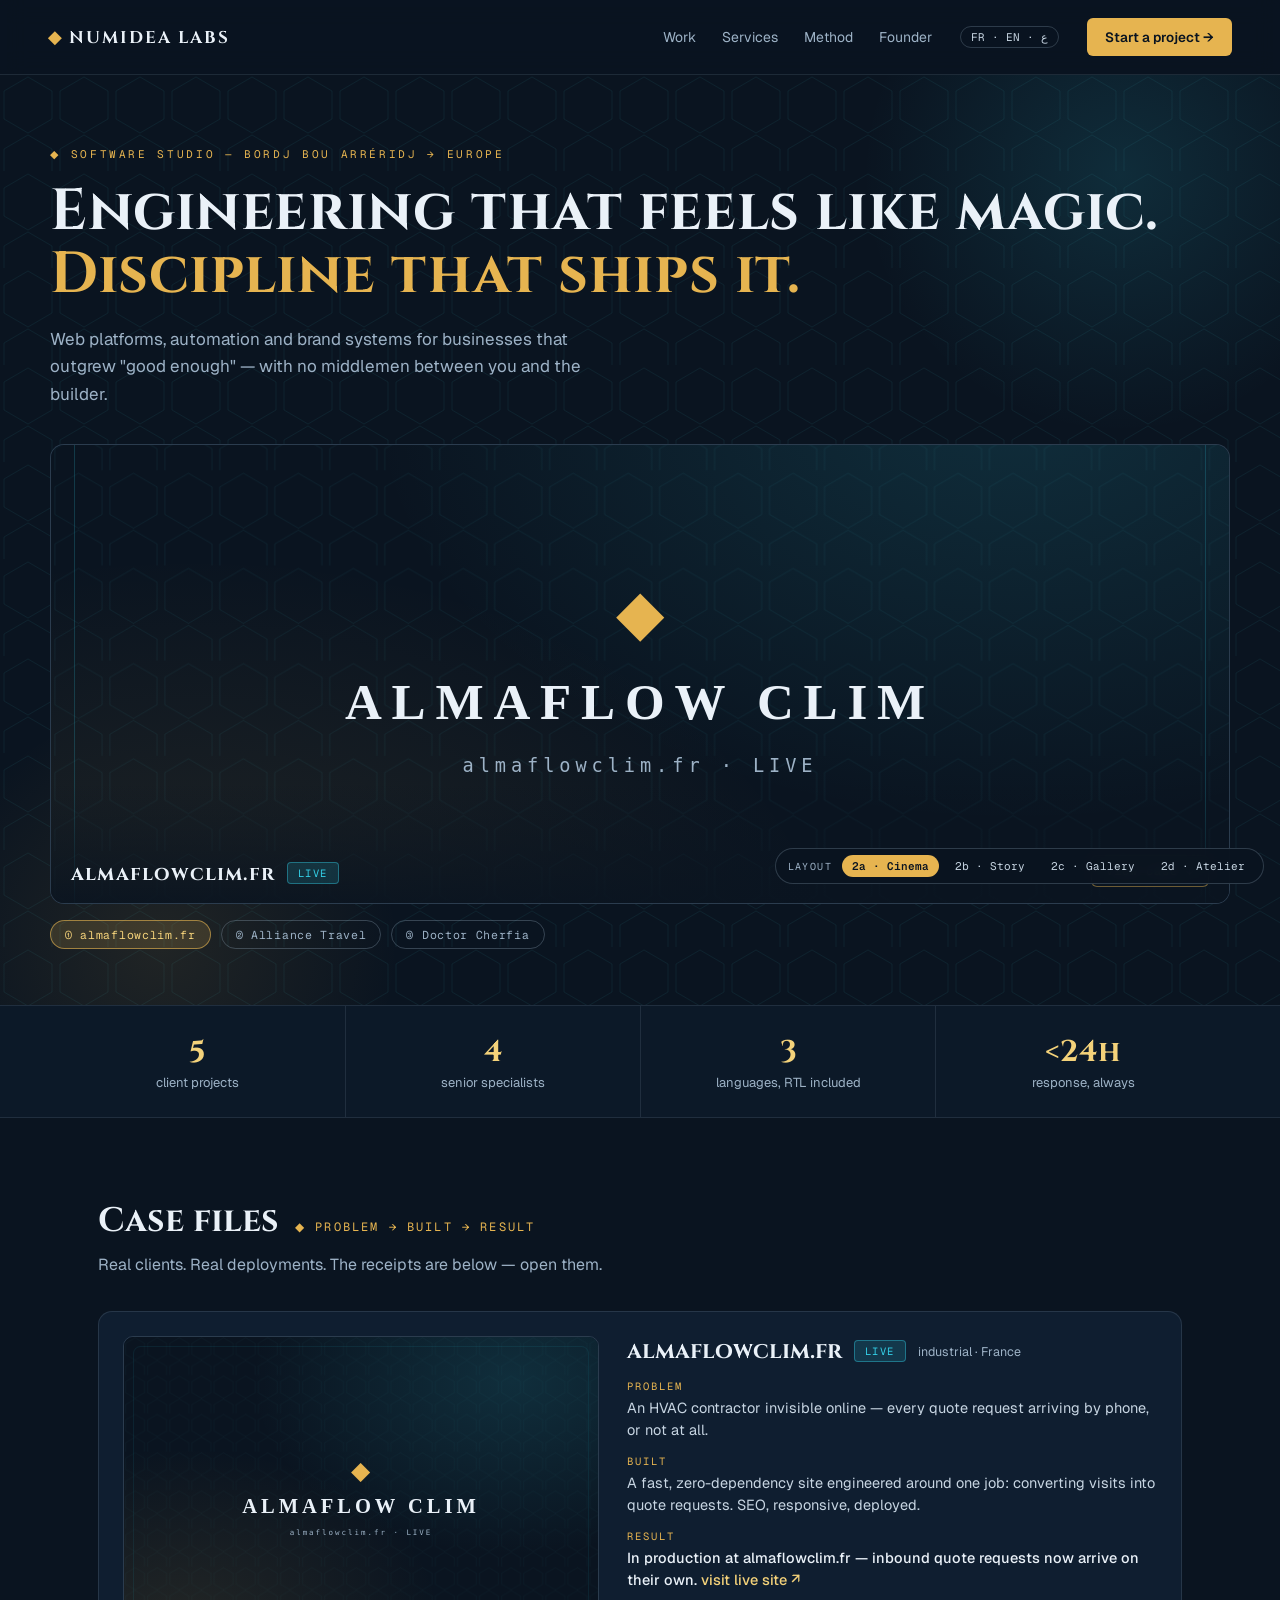
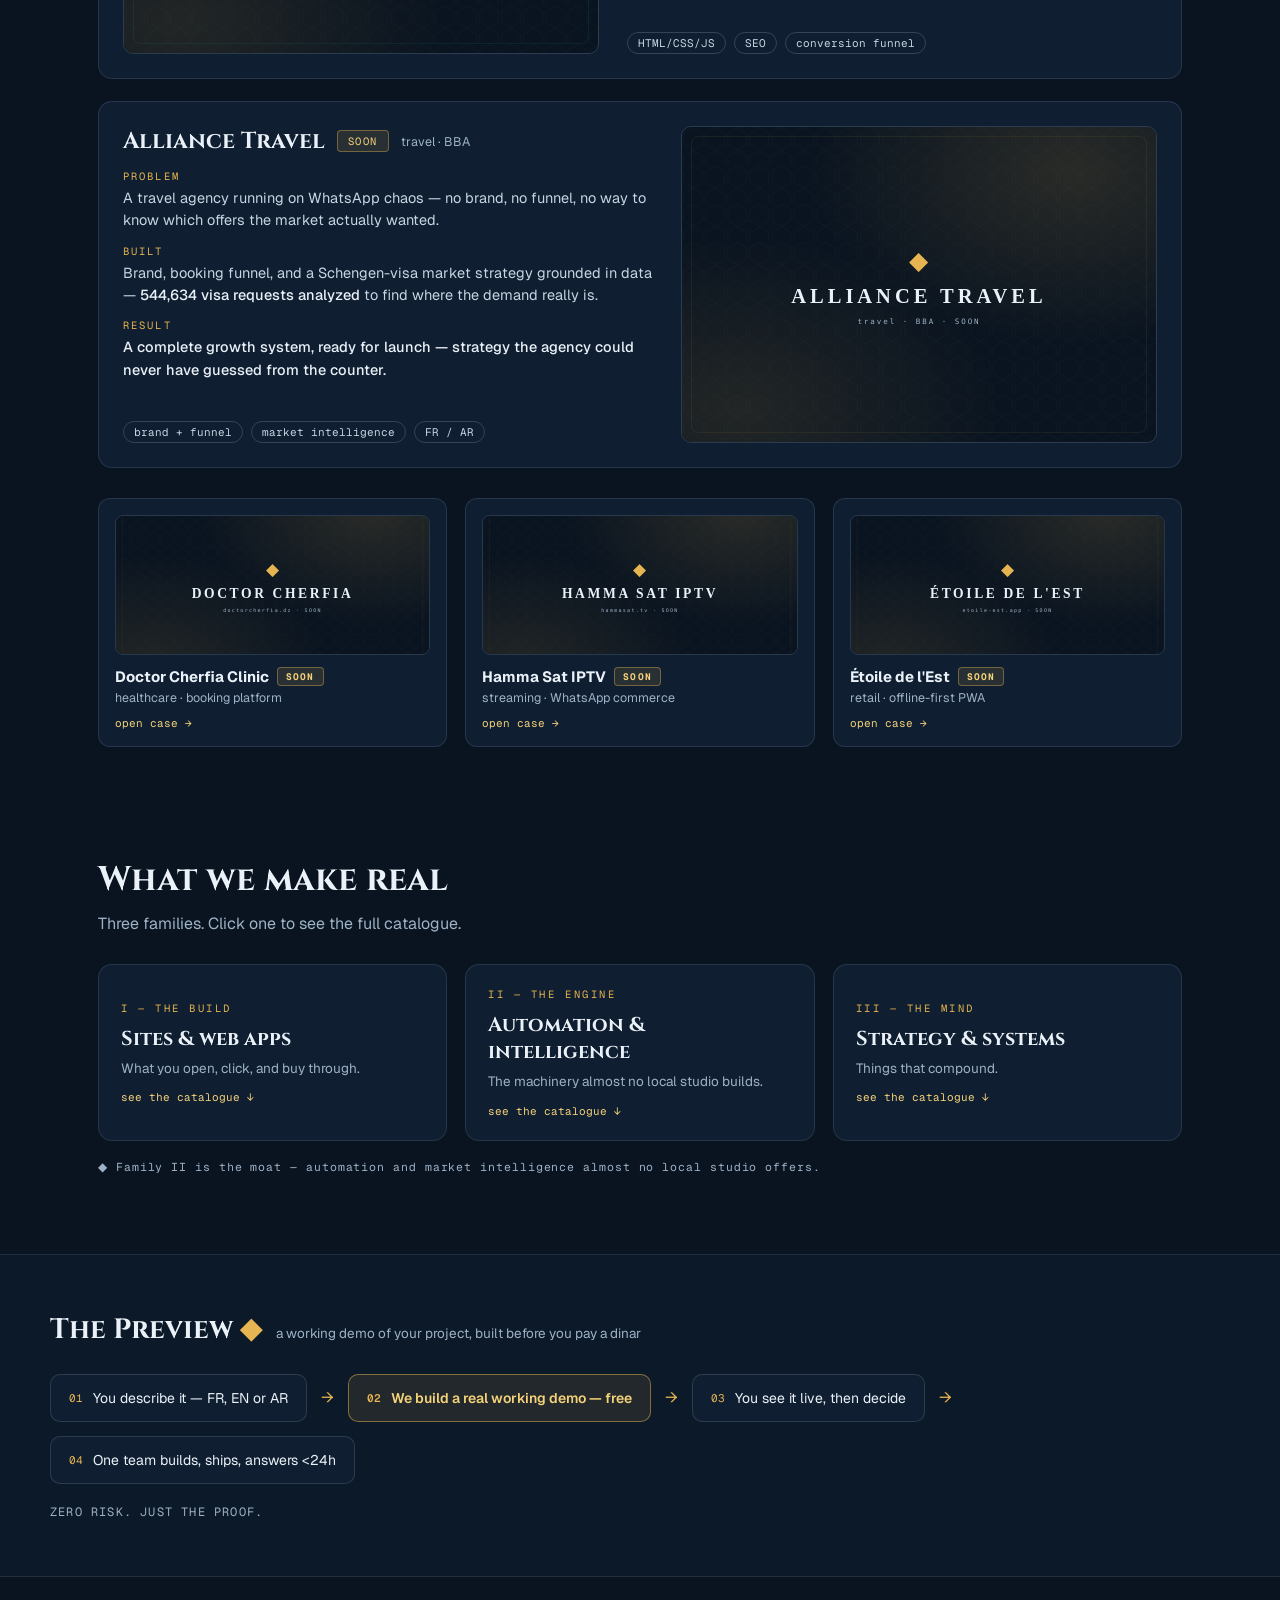
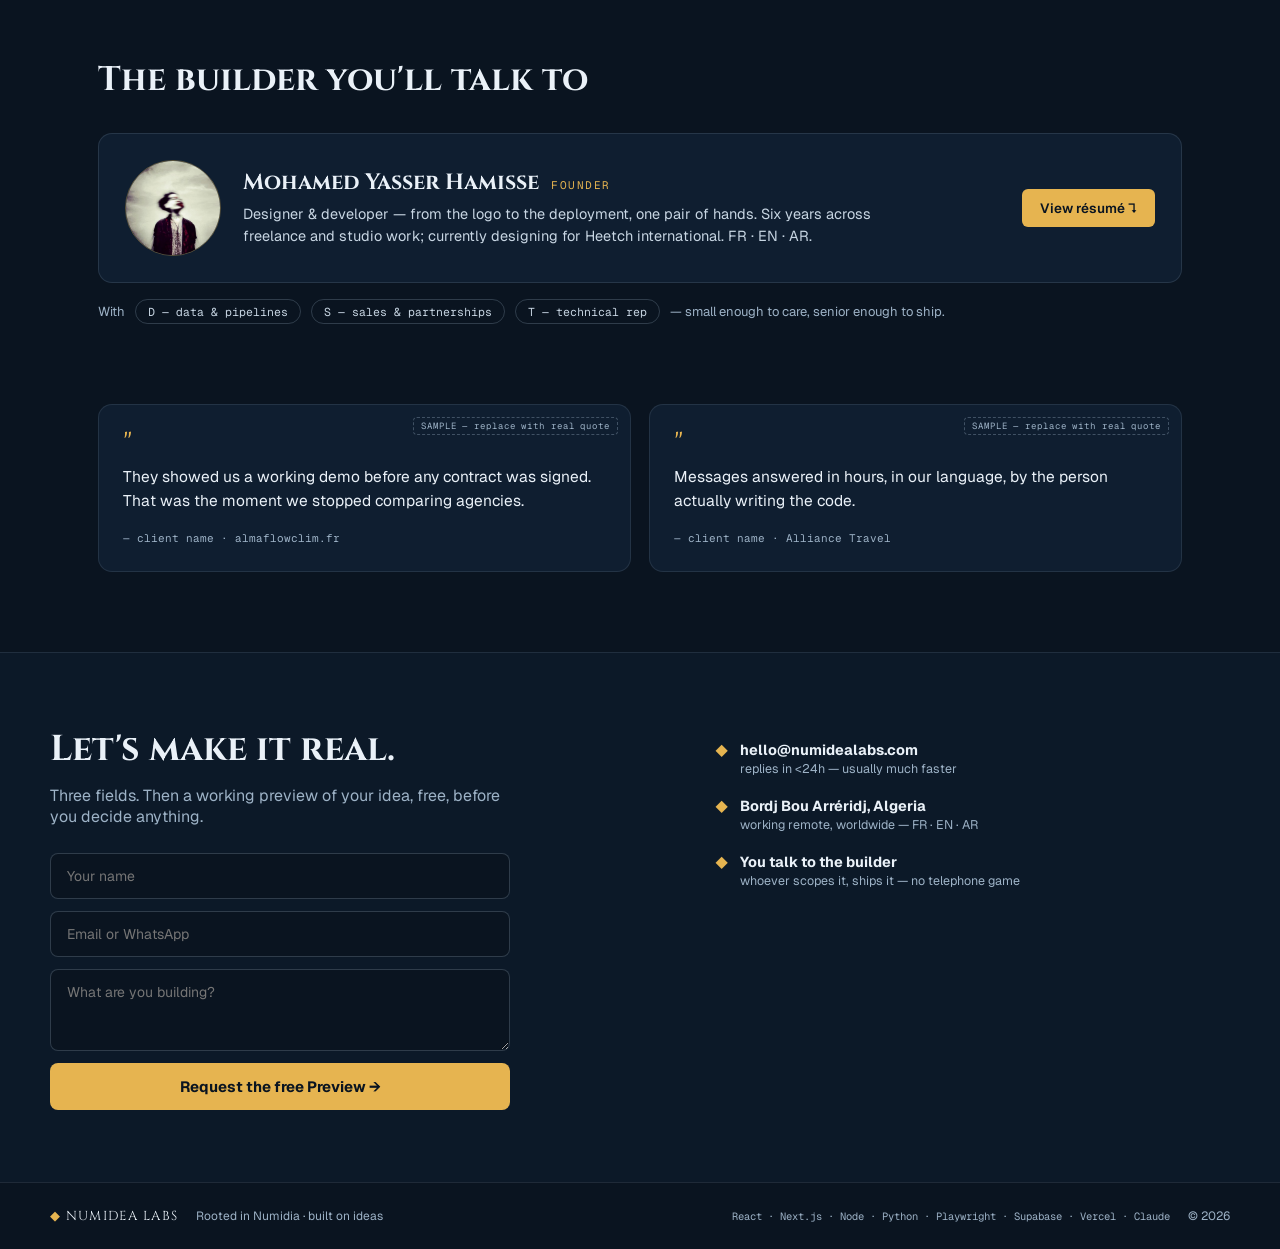
<file: index.html>
<!DOCTYPE html>
<html lang="en" data-layout="2a">
<head>
<meta charset="utf-8">
<meta name="viewport" content="width=device-width, initial-scale=1">
<meta name="description" content="Numidea Labs — software studio in Bordj Bou Arréridj. Web platforms, automation and brand systems. Engineering that feels like magic. Discipline that ships it.">
<meta property="og:title" content="Numidea Labs — Engineering that feels like magic.">
<meta property="og:description" content="Real clients. Real deployments. A working demo of your project, built free, before you decide anything.">
<title>Numidea Labs — Engineering that feels like magic. Discipline that ships it.</title>
<link rel="icon" href="data:image/svg+xml,<svg xmlns='http://www.w3.org/2000/svg' viewBox='0 0 100 100'><text y='.85em' font-size='80' fill='%23E6B450'>◆</text></svg>">
<link rel="preconnect" href="https://fonts.googleapis.com">
<link rel="preconnect" href="https://fonts.gstatic.com" crossorigin>
<link href="https://fonts.googleapis.com/css2?family=Cinzel:wght@500;600;700;800&family=Geist:wght@300;400;500;600;700&family=Geist+Mono:wght@400;500;600&display=swap" rel="stylesheet">
<link rel="stylesheet" href="assets/styles.css">
<script>
/* apply the saved layout before first paint to avoid flashing the default */
(function () {
  try {
    var q = new URLSearchParams(location.search).get('layout');
    var l = q || localStorage.getItem('numidea-layout');
    if (['2a', '2b', '2c', '2d'].indexOf(l) !== -1) document.documentElement.setAttribute('data-layout', l);
  } catch (e) {}
})();
</script>
</head>
<body>

<!-- ======================================================================
     LAYOUT 2A — PROOF-FIRST CINEMA
     ====================================================================== -->
<div class="layout layout-2a">
  <nav class="navbar a-nav">
    <div class="navbar__row">
      <a class="navbar__logo" href="#a-top"><span>◆</span> NUMIDEA LABS</a>
      <div class="navbar__spacer"></div>
      <div class="navbar__links">
        <a href="#a-work">Work</a>
        <a href="#a-services">Services</a>
        <a href="#a-method">Method</a>
        <a href="#a-founder">Founder</a>
      </div>
      <span class="pill">FR · EN · ع</span>
      <a class="btn-gold" href="#a-contact">Start a project →</a>
    </div>
  </nav>

  <header id="a-top" class="a-hero">
    <div class="hexbg"></div>
    <div class="glow a-hero__glow-1"></div>
    <div class="glow a-hero__glow-2"></div>
    <div class="a-hero__inner">
      <div class="kicker"><span>◆</span><span>SOFTWARE STUDIO — BORDJ BOU ARRÉRIDJ → EUROPE</span></div>
      <h1>Engineering that feels like magic.<br><span class="gold">Discipline that ships it.</span></h1>
      <p class="a-hero__sub">Web platforms, automation and brand systems for businesses that outgrew "good enough" — with no middlemen between you and the builder.</p>

      <div class="a-feature">
        <div class="a-feature__layer is-on"><img class="cover" src="assets/covers/almaflow.svg" alt="almaflowclim.fr"></div>
        <div class="a-feature__layer"><img class="cover" src="assets/covers/alliance.svg" alt="Alliance Travel"></div>
        <div class="a-feature__layer"><img class="cover" src="assets/covers/cherfia.svg" alt="Doctor Cherfia"></div>
        <div class="a-feature__scrim"></div>
        <div class="a-feature__caption">
          <span class="a-feature__name" id="a-feat-name">almaflowclim.fr</span>
          <span class="badge badge--live" id="a-feat-badge">LIVE</span>
        </div>
        <a class="btn-ghost a-feature__cta" href="#a-work">view case ↓</a>
      </div>
      <div class="a-featchips">
        <button type="button" class="is-active">① almaflowclim.fr</button>
        <button type="button">② Alliance Travel</button>
        <button type="button">③ Doctor Cherfia</button>
      </div>
    </div>
  </header>

  <section class="a-proofbar">
    <div class="a-proofbar__grid">
      <div class="a-proofbar__cell"><div class="a-proofbar__num">5</div><div class="a-proofbar__cap">client projects</div></div>
      <div class="a-proofbar__cell"><div class="a-proofbar__num">4</div><div class="a-proofbar__cap">senior specialists</div></div>
      <div class="a-proofbar__cell"><div class="a-proofbar__num">3</div><div class="a-proofbar__cap">languages, RTL included</div></div>
      <div class="a-proofbar__cell"><div class="a-proofbar__num">&lt;24h</div><div class="a-proofbar__cap">response, always</div></div>
    </div>
  </section>

  <section id="a-work" class="a-work">
    <div class="a-work__head">
      <h2>Case files</h2>
      <span class="kicker">◆ PROBLEM → BUILT → RESULT</span>
    </div>
    <p class="a-work__lede">Real clients. Real deployments. The receipts are below — open them.</p>

    <article class="a-strip">
      <div class="a-strip__shot"><img class="cover" src="assets/covers/almaflow.svg" alt="almaflowclim.fr — screenshot"></div>
      <div class="a-strip__body">
        <div class="a-strip__title"><h3>almaflowclim.fr</h3><span class="badge badge--live">LIVE</span><span class="a-strip__sector">industrial · France</span></div>
        <div><div class="a-label">PROBLEM</div><p class="a-strip__text">An HVAC contractor invisible online — every quote request arriving by phone, or not at all.</p></div>
        <div><div class="a-label">BUILT</div><p class="a-strip__text">A fast, zero-dependency site engineered around one job: converting visits into quote requests. SEO, responsive, deployed.</p></div>
        <div><div class="a-label">RESULT</div><p class="a-strip__result">In production at almaflowclim.fr — inbound quote requests now arrive on their own. <a href="https://almaflowclim.fr" target="_blank" rel="noreferrer">visit live site ↗</a></p></div>
        <div class="a-strip__chips"><span class="pill">HTML/CSS/JS</span><span class="pill">SEO</span><span class="pill">conversion funnel</span></div>
      </div>
    </article>

    <article class="a-strip a-strip--mirror">
      <div class="a-strip__body">
        <div class="a-strip__title"><h3>Alliance Travel</h3><span class="badge badge--soon">SOON</span><span class="a-strip__sector">travel · BBA</span></div>
        <div><div class="a-label">PROBLEM</div><p class="a-strip__text">A travel agency running on WhatsApp chaos — no brand, no funnel, no way to know which offers the market actually wanted.</p></div>
        <div><div class="a-label">BUILT</div><p class="a-strip__text">Brand, booking funnel, and a Schengen-visa market strategy grounded in data — <span class="stat">544,634 visa requests analyzed</span> to find where the demand really is.</p></div>
        <div><div class="a-label">RESULT</div><p class="a-strip__result">A complete growth system, ready for launch — strategy the agency could never have guessed from the counter.</p></div>
        <div class="a-strip__chips"><span class="pill">brand + funnel</span><span class="pill">market intelligence</span><span class="pill">FR / AR</span></div>
      </div>
      <div class="a-strip__shot"><img class="cover" src="assets/covers/alliance.svg" alt="Alliance Travel — brand"></div>
    </article>

    <div class="a-grid3">
      <button type="button" class="a-card" data-open-case="cherfia">
        <div class="a-card__thumb"><img class="cover" src="assets/covers/cherfia.svg" alt="Doctor Cherfia Clinic"></div>
        <div class="a-card__name">Doctor Cherfia Clinic <span class="badge badge--soon badge--sm">SOON</span></div>
        <div class="a-card__sector">healthcare · booking platform</div>
        <div class="a-card__cta">open case →</div>
      </button>
      <button type="button" class="a-card" data-open-case="hammasat">
        <div class="a-card__thumb"><img class="cover" src="assets/covers/hammasat.svg" alt="Hamma Sat IPTV"></div>
        <div class="a-card__name">Hamma Sat IPTV <span class="badge badge--soon badge--sm">SOON</span></div>
        <div class="a-card__sector">streaming · WhatsApp commerce</div>
        <div class="a-card__cta">open case →</div>
      </button>
      <button type="button" class="a-card" data-open-case="etoile">
        <div class="a-card__thumb"><img class="cover" src="assets/covers/etoile.svg" alt="Étoile de l'Est"></div>
        <div class="a-card__name">Étoile de l'Est <span class="badge badge--soon badge--sm">SOON</span></div>
        <div class="a-card__sector">retail · offline-first PWA</div>
        <div class="a-card__cta">open case →</div>
      </button>
    </div>
  </section>

  <section id="a-services" class="a-services">
    <h2>What we make real</h2>
    <p class="a-services__lede">Three families. Click one to see the full catalogue.</p>
    <div class="a-grid3" style="margin-top:0">
      <button type="button" class="a-fam">
        <div class="a-fam__code">I — THE BUILD</div>
        <h3>Sites &amp; web apps</h3>
        <p class="a-fam__tag">What you open, click, and buy through.</p>
        <div class="accordion">
          <div class="a-fam__list">
            <div class="a-fam__item"><span class="star">★</span><div><b>Sites &amp; web apps</b><span> — the obvious choice</span></div></div>
            <div class="a-fam__item"><span class="star">◆</span><div><b>Identity &amp; visual systems</b><span> — trust before the first word</span></div></div>
            <div class="a-fam__item"><span class="star">◆</span><div><b>Store &amp; booking</b><span> — from visit to checkout</span></div></div>
            <div class="a-fam__item"><span class="star">◆</span><div><b>Graphic &amp; social design</b><span> — you scroll, you stop</span></div></div>
          </div>
        </div>
        <div class="a-fam__cta">see the catalogue ↓</div>
      </button>
      <button type="button" class="a-fam">
        <div class="a-fam__code">II — THE ENGINE</div>
        <h3>Automation &amp; intelligence</h3>
        <p class="a-fam__tag">The machinery almost no local studio builds.</p>
        <div class="accordion">
          <div class="a-fam__list">
            <div class="a-fam__item"><span class="star">★</span><div><b>Automation &amp; pipelines</b><span> — kill the grind</span></div></div>
            <div class="a-fam__item"><span class="star">★</span><div><b>Market &amp; product intelligence</b><span> — see the market clearly</span></div></div>
            <div class="a-fam__item"><span class="star">◆</span><div><b>Data science &amp; analytics</b><span> — signal in the noise</span></div></div>
          </div>
        </div>
        <div class="a-fam__cta">see the catalogue ↓</div>
      </button>
      <button type="button" class="a-fam">
        <div class="a-fam__code">III — THE MIND</div>
        <h3>Strategy &amp; systems</h3>
        <p class="a-fam__tag">Things that compound.</p>
        <div class="accordion">
          <div class="a-fam__list">
            <div class="a-fam__item"><span class="star">★</span><div><b>Strategy &amp; growth consulting</b><span> — data, not vibes</span></div></div>
            <div class="a-fam__item"><span class="star">◆</span><div><b>Knowledge systems</b><span> — a company that remembers</span></div></div>
            <div class="a-fam__item"><span class="star">◆</span><div><b>Custom AI tools</b><span> — software that builds your software</span></div></div>
          </div>
        </div>
        <div class="a-fam__cta">see the catalogue ↓</div>
      </button>
    </div>
    <p class="a-services__moat">◆ Family II is the moat — automation and market intelligence almost no local studio offers.</p>
  </section>

  <section id="a-method" class="a-method">
    <div class="a-method__inner">
      <div class="a-method__head">
        <h2>The Preview <span>◆</span></h2>
        <p>a working demo of your project, built before you pay a dinar</p>
      </div>
      <div class="a-method__flow">
        <div class="a-method__step"><span class="num">01</span><span>You describe it — FR, EN or AR</span></div>
        <span class="method-arrow">→</span>
        <div class="a-method__step a-method__step--gold"><span class="num">02</span><span>We build a real working demo — free</span></div>
        <span class="method-arrow">→</span>
        <div class="a-method__step"><span class="num">03</span><span>You see it live, then decide</span></div>
        <span class="method-arrow">→</span>
        <div class="a-method__step"><span class="num">04</span><span>One team builds, ships, answers &lt;24h</span></div>
      </div>
      <p class="a-method__tagline">ZERO RISK. JUST THE PROOF.</p>
    </div>
  </section>

  <section id="a-founder" class="a-founder">
    <h2>The builder you'll talk to</h2>
    <div class="a-founder__card">
      <div class="a-founder__row">
        <div class="a-founder__photo"><img class="cover cover--circle" src="assets/founder.jpg" alt="Mohamed Yasser Hamisse"></div>
        <div class="a-founder__id">
          <div class="nameline"><h3>Mohamed Yasser Hamisse</h3><span class="role">FOUNDER</span></div>
          <p>Designer &amp; developer — from the logo to the deployment, one pair of hands. Six years across freelance and studio work; currently designing for Heetch international. FR · EN · AR.</p>
        </div>
        <button type="button" class="btn-gold" id="a-cv-toggle" data-open-label="Close résumé ↑" data-closed-label="View résumé ↴">View résumé ↴</button>
      </div>
      <div class="accordion" id="a-cv-panel">
        <div class="a-cv">
          <div>
            <div class="a-cv__head">◆ EXPERIENCE</div>
            <div class="a-cv__xp">
              <div class="a-cv__job"><span class="a-cv__date">2026 — now</span><div><b>Heetch International</b><span class="role"> · Graphic Designer</span><p>Visual production for an international mobility platform; brand rollout across campaigns and social.</p></div></div>
              <div class="a-cv__job"><span class="a-cv__date">2019 — now</span><div><b>Grafil Studio / tr4veler.designs</b><span class="role"> · Freelance</span><p>Conversion-focused sites and identities sold end-to-end — design, CMS, SEO, deploy. AI woven into the workflow: ~20% faster production.</p></div></div>
              <div class="a-cv__job"><span class="a-cv__date">2026</span><div><b>Alliance Travel</b><span class="role"> · Web Dev &amp; Social Media</span><p>Full agency website, brand refresh, trilingual social strategy — direct partnership with the director.</p></div></div>
              <div class="a-cv__job"><span class="a-cv__date">2025 — 26</span><div><b>SPA Bordj Steel</b><span class="role"> · Graphic &amp; Web Designer</span><p>Identity redesign and responsive site for an industrial player — web presence delivered A→Z.</p></div></div>
              <div class="a-cv__job"><span class="a-cv__date">2024</span><div><b>Artiland.Studio</b><span class="role"> · Content &amp; Video</span><p>Short-form video for events and community campaigns; creative workshops.</p></div></div>
            </div>
          </div>
          <div class="a-cv__side">
            <div><div class="a-cv__head">◆ SKILLS</div>
              <div class="a-cv__skills">
                <div><b>Design &amp; identity</b> — branding, art direction, UI/UX, illustration, photo</div>
                <div><b>Web &amp; front-end</b> — HTML/CSS/JS, React, landing pages, CMS, SEO</div>
                <div><b>Strategy &amp; content</b> — social, creative copy, AI integration, automation</div>
              </div>
            </div>
            <div><div class="a-cv__head">◆ LANGUAGES</div>
              <div class="a-cv__langs"><span class="pill">Français C2</span><span class="pill">English C1</span><span class="pill">العربية native</span></div>
            </div>
            <div><div class="a-cv__head">◆ EDUCATION</div>
              <div class="a-cv__edu">CS &amp; Development — Univ. Mohamed El Bachir El Ibrahimi, 2018–2024<br><span>Certifications: Duolingo English · Digital Design · 3D Motion</span></div>
            </div>
            <a class="btn-ghost a-cv__dl" href="assets/cv_yasser_hamisse_2026.pdf" target="_blank">download full CV (PDF) ↓</a>
          </div>
        </div>
      </div>
    </div>
    <div class="a-founder__team">
      <span class="note">With</span>
      <span class="pill">D — data &amp; pipelines</span>
      <span class="pill">S — sales &amp; partnerships</span>
      <span class="pill">T — technical rep</span>
      <span class="note">— small enough to care, senior enough to ship.</span>
    </div>
  </section>

  <section class="a-quotes">
    <div class="a-quotes__grid">
      <figure class="quote-card" style="margin:0">
        <span class="quote-card__tag">SAMPLE — replace with real quote</span>
        <div class="quote-card__mark">"</div>
        <p>They showed us a working demo before any contract was signed. That was the moment we stopped comparing agencies.</p>
        <cite>— client name · almaflowclim.fr</cite>
      </figure>
      <figure class="quote-card" style="margin:0">
        <span class="quote-card__tag">SAMPLE — replace with real quote</span>
        <div class="quote-card__mark">"</div>
        <p>Messages answered in hours, in our language, by the person actually writing the code.</p>
        <cite>— client name · Alliance Travel</cite>
      </figure>
    </div>
  </section>

  <section id="a-contact" class="a-contact">
    <div class="a-contact__grid">
      <div>
        <h2>Let's make it real.</h2>
        <p class="a-contact__lede">Three fields. Then a working preview of your idea, free, before you decide anything.</p>
        <form class="a-contact__form" data-preview-form>
          <input class="input" placeholder="Your name" required>
          <input class="input" placeholder="Email or WhatsApp" required>
          <textarea class="input" placeholder="What are you building?" rows="3"></textarea>
          <button type="submit" class="btn-gold">Request the free Preview →</button>
        </form>
      </div>
      <div class="a-contact__facts">
        <div class="a-contact__fact"><span class="dia">◆</span><div><b>hello@numidealabs.com</b><small>replies in &lt;24h — usually much faster</small></div></div>
        <div class="a-contact__fact"><span class="dia">◆</span><div><b>Bordj Bou Arréridj, Algeria</b><small>working remote, worldwide — FR · EN · AR</small></div></div>
        <div class="a-contact__fact"><span class="dia">◆</span><div><b>You talk to the builder</b><small>whoever scopes it, ships it — no telephone game</small></div></div>
      </div>
    </div>
  </section>

  <footer class="site-footer">
    <div class="site-footer__row">
      <span class="site-footer__logo"><span>◆</span> NUMIDEA LABS</span>
      <span class="tag">Rooted in Numidia · built on ideas</span>
      <span class="navbar__spacer"></span>
      <span class="stack">React · Next.js · Node · Python · Playwright · Supabase · Vercel · Claude</span>
      <span class="tag">© 2026</span>
    </div>
  </footer>
</div>

<!-- 2a case modal -->
<div class="a-modal" id="a-modal" hidden>
  <div class="a-modal__panel" role="dialog" aria-modal="true" aria-labelledby="a-modal-name">
    <button type="button" class="a-modal__close" id="a-modal-close">✕ close</button>
    <div class="a-modal__title"><h3 id="a-modal-name"></h3><span class="badge badge--soon" id="a-modal-badge">SOON</span></div>
    <div class="a-modal__meta" id="a-modal-meta"></div>
    <div class="a-modal__cols">
      <div class="a-modal__shot"><img class="cover" id="a-modal-shot" src="assets/covers/cherfia.svg" alt=""></div>
      <div class="a-modal__body">
        <div><div class="a-label">CHALLENGE</div><p id="a-modal-problem"></p></div>
        <div><div class="a-label">BUILT</div><p id="a-modal-built"></p></div>
        <div><div class="a-label">STATUS</div><p class="result" id="a-modal-result"></p></div>
      </div>
    </div>
    <div class="a-modal__foot">
      <span class="a-modal__stack" id="a-modal-stack"></span>
      <button type="button" class="btn-ghost a-modal__next" id="a-modal-next">next case →</button>
    </div>
  </div>
</div>

<!-- ======================================================================
     LAYOUT 2B — STORY SCROLL
     ====================================================================== -->
<div class="layout layout-2b">
  <nav class="navbar b-nav">
    <div class="navbar__row">
      <a class="navbar__logo" href="#b-top"><span>◆</span> NUMIDEA</a>
      <div class="navbar__spacer"></div>
      <div class="navbar__links">
        <a href="#b-ch1">01 Idea</a>
        <a href="#b-ch2">02 Build</a>
        <a href="#b-ch3">03 Proof</a>
        <a href="#b-ch4">04 Builder</a>
        <a href="#b-ch5">05 You</a>
      </div>
      <a class="btn-gold" href="#b-ch5">Start →</a>
    </div>
    <div class="b-progress"><div class="b-progress__fill"></div></div>
  </nav>

  <header id="b-top" class="b-prologue">
    <div class="hexbg"></div>
    <div class="glow b-prologue__glow"></div>
    <div class="b-prologue__inner">
      <div class="kicker">◆ A SOFTWARE ATELIER IN BORDJ BOU ARRÉRIDJ ◆</div>
      <h1>Every business here runs on software built elsewhere.<br><span class="gold">We're fixing that.</span></h1>
      <p class="b-prologue__hint">Scroll — this takes 90 seconds.</p>
      <div class="b-prologue__arrow">↓</div>
    </div>
  </header>

  <section id="b-ch1" class="b-ch1">
    <div class="b-ch1__grid">
      <div>
        <div class="b-chapter-head"><span class="b-chip">CH·01</span><h2>The Idea</h2></div>
        <p class="b-ch1__claim">You describe the problem in plain words — French, English or Arabic.</p>
        <p class="b-ch1__support">We turn it into a spec you can actually read: pages, flows, features, price. No jargon gate, no account manager translating you to the people who build.</p>
        <p class="b-ch1__motto">◆ NO MIDDLEMEN — WHOEVER SCOPES IT, SHIPS IT</p>
      </div>
      <div class="b-ch1__visual"><img class="cover" src="assets/covers/alliance.svg" alt="From sketch to spec"></div>
    </div>
  </section>

  <section id="b-ch2" class="b-ch2">
    <div class="b-ch2__inner">
      <div class="b-chapter-head"><span class="b-chip">CH·02</span><h2>The Build</h2><span class="aside">what we make real</span></div>
      <div class="b-ch2__grid">
        <div class="b-fam">
          <div class="b-fam__code">I — THE BUILD</div>
          <h3>Sites &amp; web apps</h3>
          <p>From landing page to full platform — plus identity, storefronts and booking. What you open, click, and buy through.</p>
        </div>
        <div class="b-fam b-fam--moat">
          <span class="b-fam__moat-tag">THE MOAT</span>
          <div class="b-fam__code">II — THE ENGINE</div>
          <h3>Automation &amp; intelligence</h3>
          <p>Pipelines that kill the grind and market data that kills the guesswork — machinery almost no local studio builds.</p>
        </div>
        <div class="b-fam">
          <div class="b-fam__code">III — THE MIND</div>
          <h3>Strategy &amp; systems</h3>
          <p>Growth consulting on data, not vibes — plus knowledge systems and custom AI tools. Things that compound.</p>
        </div>
      </div>
      <div class="b-stack">
        <span>React</span><span class="sep">·</span><span>Next.js</span><span class="sep">·</span><span>Node</span><span class="sep">·</span><span>Python</span><span class="sep">·</span><span>FastAPI</span><span class="sep">·</span><span>PostgreSQL</span><span class="sep">·</span><span>Playwright</span><span class="sep">·</span><span>Supabase</span><span class="sep">·</span><span>Vercel</span><span class="sep">·</span><span>Claude</span>
      </div>
    </div>
  </section>

  <section id="b-ch3" class="b-ch3">
    <div class="b-ch3__head">
      <div class="b-chapter-head"><span class="b-chip">CH·03</span><h2>The Proof</h2><span class="hint">drag sideways →</span></div>
      <p class="b-ch3__lede">Real clients. Real deployments. Open them.</p>
    </div>
    <div class="b-film">
      <article class="b-film__card">
        <div class="b-film__shot"><img class="cover" src="assets/covers/almaflow.svg" alt="almaflowclim.fr"></div>
        <div class="b-film__body">
          <div class="b-film__title"><b>almaflowclim.fr</b><span class="badge badge--live badge--sm">LIVE</span><a class="visit" href="https://almaflowclim.fr" target="_blank" rel="noreferrer">visit ↗</a></div>
          <p>Industrial HVAC site engineered to convert quote requests — in production, in France.</p>
        </div>
      </article>
      <article class="b-film__card">
        <div class="b-film__shot"><img class="cover" src="assets/covers/alliance.svg" alt="Alliance Travel"></div>
        <div class="b-film__body">
          <div class="b-film__title"><b>Alliance Travel</b><span class="badge badge--soon badge--sm">SOON</span></div>
          <p>Brand + funnel + a visa-market strategy built on 544,634 analyzed requests.</p>
        </div>
      </article>
      <article class="b-film__card">
        <div class="b-film__shot"><img class="cover" src="assets/covers/cherfia.svg" alt="Doctor Cherfia Clinic"></div>
        <div class="b-film__body">
          <div class="b-film__title"><b>Doctor Cherfia Clinic</b><span class="badge badge--soon badge--sm">SOON</span></div>
          <p>Booking-ready clinic platform on Next.js — healthcare patients can trust.</p>
        </div>
      </article>
      <article class="b-film__card">
        <div class="b-film__shot"><img class="cover" src="assets/covers/hammasat.svg" alt="Hamma Sat IPTV"></div>
        <div class="b-film__body">
          <div class="b-film__title"><b>Hamma Sat IPTV</b><span class="badge badge--soon badge--sm">SOON</span></div>
          <p>Streaming storefront with WhatsApp checkout — commerce the way Algerians buy.</p>
        </div>
      </article>
      <article class="b-film__card">
        <div class="b-film__shot"><img class="cover" src="assets/covers/etoile.svg" alt="Étoile de l'Est"></div>
        <div class="b-film__body">
          <div class="b-film__title"><b>Étoile de l'Est</b><span class="badge badge--soon badge--sm">SOON</span></div>
          <p>Offline-first PWA on Supabase — the shop that survives a dead connection.</p>
        </div>
      </article>
    </div>
    <div class="b-ch3__note"><span>5 projects · statuses are honest — LIVE only when it's really live</span></div>
  </section>

  <section id="b-ch4" class="b-ch4">
    <div class="b-ch4__grid">
      <div class="b-ch4__photo"><img class="cover" src="assets/founder-duotone.jpg" alt="Mohamed Yasser Hamisse — founder"></div>
      <div>
        <div class="b-chapter-head"><span class="b-chip">CH·04</span><h2>The Builder</h2></div>
        <h3>Mohamed Yasser Hamisse</h3>
        <p class="b-ch4__bio">Designer-developer — from the logo to the deployment, one pair of hands. Six years of freelance and studio work; now designing for Heetch international while building Numidea at home.</p>
        <div class="b-ch4__pills">
          <span class="pill">FR C2</span>
          <span class="pill">EN C1</span>
          <span class="pill">ع native</span>
          <span class="pill">6 yrs practice</span>
          <span class="pill">Heetch · Grafil · Bordj Steel</span>
        </div>
        <div class="b-ch4__cta">
          <a class="btn-gold" href="assets/cv_yasser_hamisse_2026.pdf" target="_blank">Full résumé (PDF) →</a>
          <span class="team">with D — data · S — partnerships · T — technical rep</span>
        </div>
      </div>
    </div>
  </section>

  <section id="b-ch5" class="b-ch5">
    <div class="glow b-ch5__glow"></div>
    <div class="b-ch5__inner">
      <div class="b-ch5__head"><span class="b-chip">CH·05</span><h2>Your Turn</h2></div>
      <h3>Tell us the idea.<br><span class="gold">See it working — free.</span></h3>
      <p class="b-ch5__lede">The Preview: a real working demo before any payment. Zero risk. Just the proof.</p>
      <form class="b-ch5__form" data-preview-form>
        <div class="b-ch5__row">
          <input class="input input--navy" placeholder="Your name" required>
          <input class="input input--navy" placeholder="Email or WhatsApp" required>
        </div>
        <input class="input input--navy" placeholder="The idea, in one sentence">
        <button type="submit" class="btn-gold">Request the free Preview →</button>
      </form>
      <p class="b-ch5__contactline">hello@numidealabs.com · Bordj Bou Arréridj, Algeria · replies &lt;24h</p>
    </div>
  </section>

  <footer class="site-footer">
    <div class="site-footer__row">
      <span class="site-footer__logo"><span>◆</span> NUMIDEA LABS</span>
      <span class="tag">Rooted in Numidia · built on ideas</span>
      <span class="navbar__spacer"></span>
      <span class="tag">© 2026 · FR EN ع</span>
    </div>
  </footer>
</div>

<!-- ======================================================================
     LAYOUT 2C — GALLERY-FIRST
     ====================================================================== -->
<div class="layout layout-2c">
  <nav class="navbar">
    <div class="navbar__row">
      <a class="navbar__logo" href="#c-top"><span>◆</span> NUMIDEA LABS</a>
      <div class="navbar__spacer"></div>
      <div class="navbar__links">
        <a href="#c-work">Work</a>
        <a href="#c-services">Services</a>
        <a href="#c-founder">Founder</a>
      </div>
      <span class="pill">FR · EN · ع</span>
      <a class="btn-gold" href="#c-contact">Contact</a>
    </div>
  </nav>

  <header id="c-top" class="c-hero">
    <div class="glow c-hero__glow"></div>
    <div class="c-hero__inner">
      <div style="flex:1">
        <div class="kicker">◆ SOFTWARE STUDIO — BBA, ALGERIA → EUROPE</div>
        <h1>Real clients.<br>Real deployments.<br><span class="gold">Open them.</span></h1>
      </div>
      <div class="c-hero__stats">
        <span class="pill">5 projects · 4 specialists</span>
        <span class="pill">3 languages · RTL included</span>
        <span class="pill pill--gold">&lt;24h response, always</span>
      </div>
    </div>
  </header>

  <section id="c-work" class="c-work">
    <div class="c-filters">
      <button type="button" class="is-active" data-filter="all">All</button>
      <button type="button" data-filter="web">Web</button>
      <button type="button" data-filter="commerce">Commerce</button>
      <button type="button" data-filter="brand">Brand</button>
    </div>
    <div class="c-band">
      <button type="button" class="c-cell c-cell--hero" data-select-case="almaflow">
        <img class="cover" src="assets/covers/almaflow.svg" alt="almaflowclim.fr">
        <span class="c-cell__scrim"><span class="c-cell__name">almaflowclim.fr</span><span class="badge badge--live badge--sm">LIVE</span><span class="c-cell__open">open case →</span></span>
      </button>
      <div class="c-band__stack">
        <button type="button" class="c-cell c-cell--small" data-select-case="alliance">
          <img class="cover" src="assets/covers/alliance.svg" alt="Alliance Travel">
          <span class="c-cell__scrim"><span class="c-cell__name">Alliance Travel</span><span class="badge badge--soon badge--sm">SOON</span></span>
        </button>
        <button type="button" class="c-cell c-cell--small" data-select-case="cherfia">
          <img class="cover" src="assets/covers/cherfia.svg" alt="Doctor Cherfia">
          <span class="c-cell__scrim"><span class="c-cell__name">Doctor Cherfia</span><span class="badge badge--soon badge--sm">SOON</span></span>
        </button>
      </div>
    </div>
    <div class="c-band c-band--mirror">
      <div class="c-band__stack">
        <button type="button" class="c-cell c-cell--small" data-select-case="hammasat">
          <img class="cover" src="assets/covers/hammasat.svg" alt="Hamma Sat IPTV">
          <span class="c-cell__scrim"><span class="c-cell__name">Hamma Sat</span><span class="badge badge--soon badge--sm">SOON</span></span>
        </button>
      </div>
      <button type="button" class="c-cell c-cell--hero" data-select-case="etoile">
        <img class="cover" src="assets/covers/etoile.svg" alt="Étoile de l'Est">
        <span class="c-cell__scrim"><span class="c-cell__name">Étoile de l'Est</span><span class="badge badge--soon badge--sm">SOON</span><span class="c-cell__open">open case →</span></span>
      </button>
    </div>
  </section>

  <section id="c-case" class="c-case">
    <div class="c-case__panel">
      <div class="c-case__head">
        <span class="file">◆ CASE FILE</span>
        <h2 id="c-case-name">almaflowclim.fr</h2>
        <span class="badge badge--live" id="c-case-badge">LIVE</span>
        <span class="meta" id="c-case-meta">industrial · France · 2025</span>
      </div>
      <div class="c-case__cols">
        <div><div class="a-label">CHALLENGE</div><p id="c-case-problem"></p></div>
        <div><div class="a-label">SOLUTION</div><p id="c-case-built"></p></div>
        <div><div class="a-label">OUTCOME</div><p class="outcome" id="c-case-result"></p></div>
      </div>
      <div class="c-case__foot">
        <span class="c-case__stack" id="c-case-stack"></span>
        <button type="button" class="btn-ghost c-case__next" id="c-case-next">next case →</button>
      </div>
    </div>
  </section>

  <section id="c-services" class="c-services">
    <div class="c-services__row">
      <b>What we do</b>
      <span class="pill">Sites &amp; web apps</span>
      <span class="pill">Identity &amp; brand systems</span>
      <span class="pill">Store &amp; booking</span>
      <span class="pill">Automation &amp; pipelines</span>
      <span class="pill">Market intelligence</span>
      <span class="pill">Strategy &amp; growth</span>
      <span class="pill pill--gold">The Preview — free working demo ◆</span>
    </div>
  </section>

  <section id="c-founder" class="c-founder">
    <div class="c-founder__card">
      <div class="c-founder__row">
        <div class="c-founder__photo"><img class="cover cover--circle" src="assets/founder.jpg" alt="Mohamed Yasser Hamisse"></div>
        <div class="c-founder__id">
          <b>Built by Mohamed Yasser Hamisse + 3 specialists</b>
          <div>Designer-developer, founder · FR EN AR · Heetch international · 6 years from logo to deployment · BBA → Europe</div>
        </div>
        <button type="button" class="btn-gold" id="c-cv-toggle" data-open-label="Close résumé ↑" data-closed-label="Résumé ↴">Résumé ↴</button>
      </div>
      <div class="accordion" id="c-cv-panel">
        <div class="c-cv">
          <div>
            <div class="c-cv__head">◆ TIMELINE</div>
            <div class="c-cv__list">
              <div><b>Heetch International</b> · graphic designer · 2026—now</div>
              <div><b>Grafil Studio</b> · freelance design-dev · 2019—now</div>
              <div><b>Alliance Travel</b> · web + social · 2026</div>
              <div><b>SPA Bordj Steel</b> · identity + web · 2025—26</div>
              <div><b>Artiland.Studio</b> · content + video · 2024</div>
            </div>
          </div>
          <div>
            <div class="c-cv__head">◆ SKILLS</div>
            <div class="c-cv__list">
              <div><b>Design</b> — branding, art direction, UI/UX</div>
              <div><b>Web</b> — HTML/CSS/JS, React, CMS, SEO</div>
              <div><b>Strategy</b> — social, AI integration, automation</div>
              <div class="dim">Languages: FR C2 · EN C1 · AR native</div>
            </div>
          </div>
          <div class="c-cv__col--edu">
            <div class="c-cv__head">◆ EDUCATION</div>
            <div class="c-cv__list"><div>CS &amp; Development — Univ. M. El Bachir El Ibrahimi, 2018–2024<br><span class="dim">Duolingo English · Digital Design · 3D Motion</span></div></div>
            <a class="btn-ghost dl" href="assets/cv_yasser_hamisse_2026.pdf" target="_blank">download CV (PDF) ↓</a>
          </div>
        </div>
      </div>
    </div>
  </section>

  <section class="c-method">
    <div class="c-method__flow">
      <span class="method-chip">01 · Talk — FR EN AR</span>
      <span class="method-arrow">→</span>
      <span class="method-chip method-chip--gold">02 · The Preview — free demo ◆</span>
      <span class="method-arrow">→</span>
      <span class="method-chip">03 · Build — one team</span>
      <span class="method-arrow">→</span>
      <span class="method-chip">04 · Ship &amp; answer &lt;24h</span>
    </div>
    <div class="c-quotes">
      <figure class="quote-card" style="margin:0">
        <span class="quote-card__tag">SAMPLE</span>
        <p>" They showed us a working demo before any contract. We stopped comparing agencies that day."</p>
        <cite>— client name · almaflowclim.fr</cite>
      </figure>
      <figure class="quote-card" style="margin:0">
        <span class="quote-card__tag">SAMPLE</span>
        <p>" Replies in hours, in our language, from the person actually writing the code."</p>
        <cite>— client name · Alliance Travel</cite>
      </figure>
    </div>
  </section>

  <section id="c-contact" class="c-contact">
    <div class="c-contact__row">
      <h2>Your project could be<br><span class="gold">cell #6 in that grid.</span></h2>
      <form class="c-contact__form" data-preview-form>
        <input class="input" placeholder="Name + email or WhatsApp" required>
        <input class="input" placeholder="The idea, in one sentence">
        <button type="submit" class="btn-gold">Get the free Preview →</button>
        <small>hello@numidealabs.com · BBA, Algeria · &lt;24h</small>
      </form>
    </div>
  </section>

  <footer class="site-footer">
    <div class="site-footer__row">
      <span class="site-footer__logo"><span>◆</span> NUMIDEA LABS</span>
      <span class="tag">Rooted in Numidia · built on ideas</span>
      <span class="navbar__spacer"></span>
      <span class="stack">React · Next.js · Python · Playwright · Supabase · Claude</span>
      <span class="tag">© 2026</span>
    </div>
  </footer>
</div>

<!-- ======================================================================
     LAYOUT 2D — ATELIER SPLIT
     ====================================================================== -->
<div class="layout layout-2d">
  <aside class="d-rail">
    <div class="d-rail__logo"><span>◆</span> NUMIDEA<br>LABS</div>
    <p class="d-rail__pos">Software atelier.<br>Bordj Bou Arréridj, Algeria → Europe.<br>No middlemen between you and the builder.</p>
    <nav class="d-rail__nav">
      <a href="#d-plates" class="is-active"><span class="arrow">→</span> Work</a>
      <a href="#d-services"><span class="arrow">→</span> Services</a>
      <a href="#d-method"><span class="arrow">→</span> Method</a>
      <a href="#d-contact"><span class="arrow">→</span> Contact</a>
    </nav>
    <div class="d-rail__card">
      <div class="d-rail__photo"><img class="cover cover--circle" src="assets/founder.jpg" alt="Mohamed Yasser Hamisse"></div>
      <b>Mohamed Yasser Hamisse</b>
      <span class="sub">founder · designer-developer<br>FR · EN · AR</span>
      <div><a class="btn-ghost" href="assets/cv_yasser_hamisse_2026.pdf" target="_blank">résumé ↗</a></div>
    </div>
    <div class="d-rail__stats">
      <div><div class="num">5</div><div class="cap">projects</div></div>
      <div><div class="num">4</div><div class="cap">specialists</div></div>
      <div><div class="num">&lt;24h</div><div class="cap">reply</div></div>
    </div>
    <div class="d-rail__spacer"></div>
    <a class="btn-gold d-rail__cta" href="#d-contact">Start a project →</a>
    <span class="d-rail__langs">FR · EN · ع</span>
  </aside>

  <main class="d-main">
    <section class="d-opening">
      <div class="hexbg"></div>
      <div class="glow d-opening__glow"></div>
      <div class="d-opening__inner">
        <div class="kicker">◆ ENGINEERING THAT FEELS LIKE MAGIC</div>
        <h1>Discipline<br><span class="gold">that ships.</span></h1>
        <p>No decks about decks. We show you working software in days — free — then build the real thing. The evidence is below.</p>
        <div class="d-opening__arrow">↓</div>
      </div>
    </section>

    <section id="d-plates" class="d-plate">
      <div class="d-plate__shot"><img class="cover" src="assets/covers/almaflow.svg" alt="almaflowclim.fr — full-width screenshot"></div>
      <div class="d-plate__meta">
        <span class="tag">PLATE 01 · INDUSTRIAL · FRANCE · LIVE</span>
        <a class="visit" href="https://almaflowclim.fr" target="_blank" rel="noreferrer">visit live ↗</a>
      </div>
      <h2>almaflowclim.fr</h2>
      <p class="d-plate__desc">An HVAC contractor invisible online → a fast, zero-dependency site engineered to convert quote requests. <b>In production — inbound quotes now arrive on their own.</b></p>
    </section>

    <section class="d-plate d-plate--band">
      <div class="d-plate__shot"><img class="cover" src="assets/covers/alliance.svg" alt="Alliance Travel — brand and funnel"></div>
      <div class="d-plate__meta"><span class="tag">PLATE 02 · TRAVEL · BBA · SOON</span></div>
      <h2>Alliance Travel</h2>
      <p class="d-plate__desc">WhatsApp chaos → brand, booking funnel, and a Schengen-visa strategy grounded in <b>544,634 analyzed visa requests</b>. A growth system the agency could never have guessed from the counter.</p>
    </section>

    <section class="d-plate">
      <div class="d-plate__shot"><img class="cover" src="assets/covers/cherfia.svg" alt="Doctor Cherfia clinic platform"></div>
      <div class="d-plate__meta"><span class="tag">PLATE 03 · HEALTHCARE · NEXT.JS · SOON</span></div>
      <h2>Doctor Cherfia Clinic</h2>
      <p class="d-plate__desc">Appointments on paper → a booking-ready clinic platform patients can trust, designed for every age. <b>Labeled Soon until the day it's genuinely live.</b></p>
    </section>

    <section class="d-archive">
      <div class="d-archive__label">◆ THE ARCHIVE</div>
      <div class="d-archive__grid">
        <div class="d-archive__card">
          <div class="d-archive__thumb"><img class="cover" src="assets/covers/hammasat.svg" alt="Hamma Sat"></div>
          <div>
            <div class="d-archive__title"><b>Hamma Sat IPTV</b><span class="badge badge--soon badge--sm">SOON</span></div>
            <p>Streaming storefront with WhatsApp checkout — commerce the way Algerians buy.</p>
          </div>
        </div>
        <div class="d-archive__card">
          <div class="d-archive__thumb"><img class="cover" src="assets/covers/etoile.svg" alt="Étoile de l'Est"></div>
          <div>
            <div class="d-archive__title"><b>Étoile de l'Est</b><span class="badge badge--soon badge--sm">SOON</span></div>
            <p>Offline-first PWA on Supabase — the shop that survives a dead connection.</p>
          </div>
        </div>
      </div>
    </section>

    <section id="d-services" class="d-services">
      <div class="d-services__label">◆ WHAT WE MAKE REAL</div>
      <div class="d-services__list">
        <div class="d-services__row">
          <span class="d-services__num">I</span>
          <div class="d-services__name"><b>The Build</b><span> — sites &amp; web apps, identity, storefronts &amp; booking</span></div>
          <span class="d-services__note">what you click &amp; buy through</span>
        </div>
        <div class="d-services__row">
          <span class="d-services__num">II</span>
          <div class="d-services__name"><b>The Engine</b><span> — automation, pipelines, market intelligence</span></div>
          <span class="d-services__moat">THE MOAT</span>
        </div>
        <div class="d-services__row">
          <span class="d-services__num">III</span>
          <div class="d-services__name"><b>The Mind</b><span> — strategy on data, knowledge systems, AI tools</span></div>
          <span class="d-services__note">things that compound</span>
        </div>
      </div>
    </section>

    <section id="d-method" class="d-method">
      <div class="d-method__label">◆ THE PREVIEW — HOW EVERY PROJECT STARTS</div>
      <div class="d-method__flow">
        <span class="method-chip">01 · Talk — FR EN AR</span>
        <span class="method-arrow">→</span>
        <span class="method-chip method-chip--gold">02 · Working demo, built free ◆</span>
        <span class="method-arrow">→</span>
        <span class="method-chip">03 · You see it live, then decide</span>
        <span class="method-arrow">→</span>
        <span class="method-chip">04 · One team ships &amp; answers &lt;24h</span>
      </div>
      <figure class="quote-card" style="margin-left:0;margin-right:0;margin-bottom:0">
        <span class="quote-card__tag">SAMPLE</span>
        <p>" They answer in hours and show, not tell. The demo existed before the contract did."</p>
        <cite>— client name · replace with a real quote</cite>
      </figure>
    </section>

    <section id="d-contact" class="d-contact">
      <div class="glow d-contact__glow"></div>
      <div class="d-contact__inner">
        <h2>Let's make it real.</h2>
        <p class="d-contact__lede">Tell us the idea. See it working — free — before you decide anything.</p>
        <form class="d-contact__form" data-preview-form>
          <div class="d-contact__row">
            <input class="input input--navy" placeholder="Your name" required>
            <input class="input input--navy" placeholder="Email or WhatsApp" required>
          </div>
          <input class="input input--navy" placeholder="The idea, in one sentence">
          <button type="submit" class="btn-gold">Request the free Preview →</button>
        </form>
        <p class="d-contact__line">hello@numidealabs.com · Bordj Bou Arréridj, Algeria · replies &lt;24h</p>
      </div>
    </section>

    <footer class="d-footer">
      <span class="tag">Rooted in Numidia · built on ideas</span>
      <span class="spacer"></span>
      <span class="stack">React · Next.js · Python · Playwright · Supabase · Claude</span>
      <span class="tag">© 2026</span>
    </footer>
  </main>
</div>

<!-- ======================================================================
     LAYOUT SWITCHER — the four designs, one click apart (persisted)
     ====================================================================== -->
<div class="lswitch" role="group" aria-label="Layout switcher">
  <span class="lswitch__label">LAYOUT</span>
  <button type="button" data-set-layout="2a" class="is-active" aria-pressed="true">2a<span> · Cinema</span></button>
  <button type="button" data-set-layout="2b" aria-pressed="false">2b<span> · Story</span></button>
  <button type="button" data-set-layout="2c" aria-pressed="false">2c<span> · Gallery</span></button>
  <button type="button" data-set-layout="2d" aria-pressed="false">2d<span> · Atelier</span></button>
</div>

<script src="assets/app.js"></script>
</body>
</html>
</file>
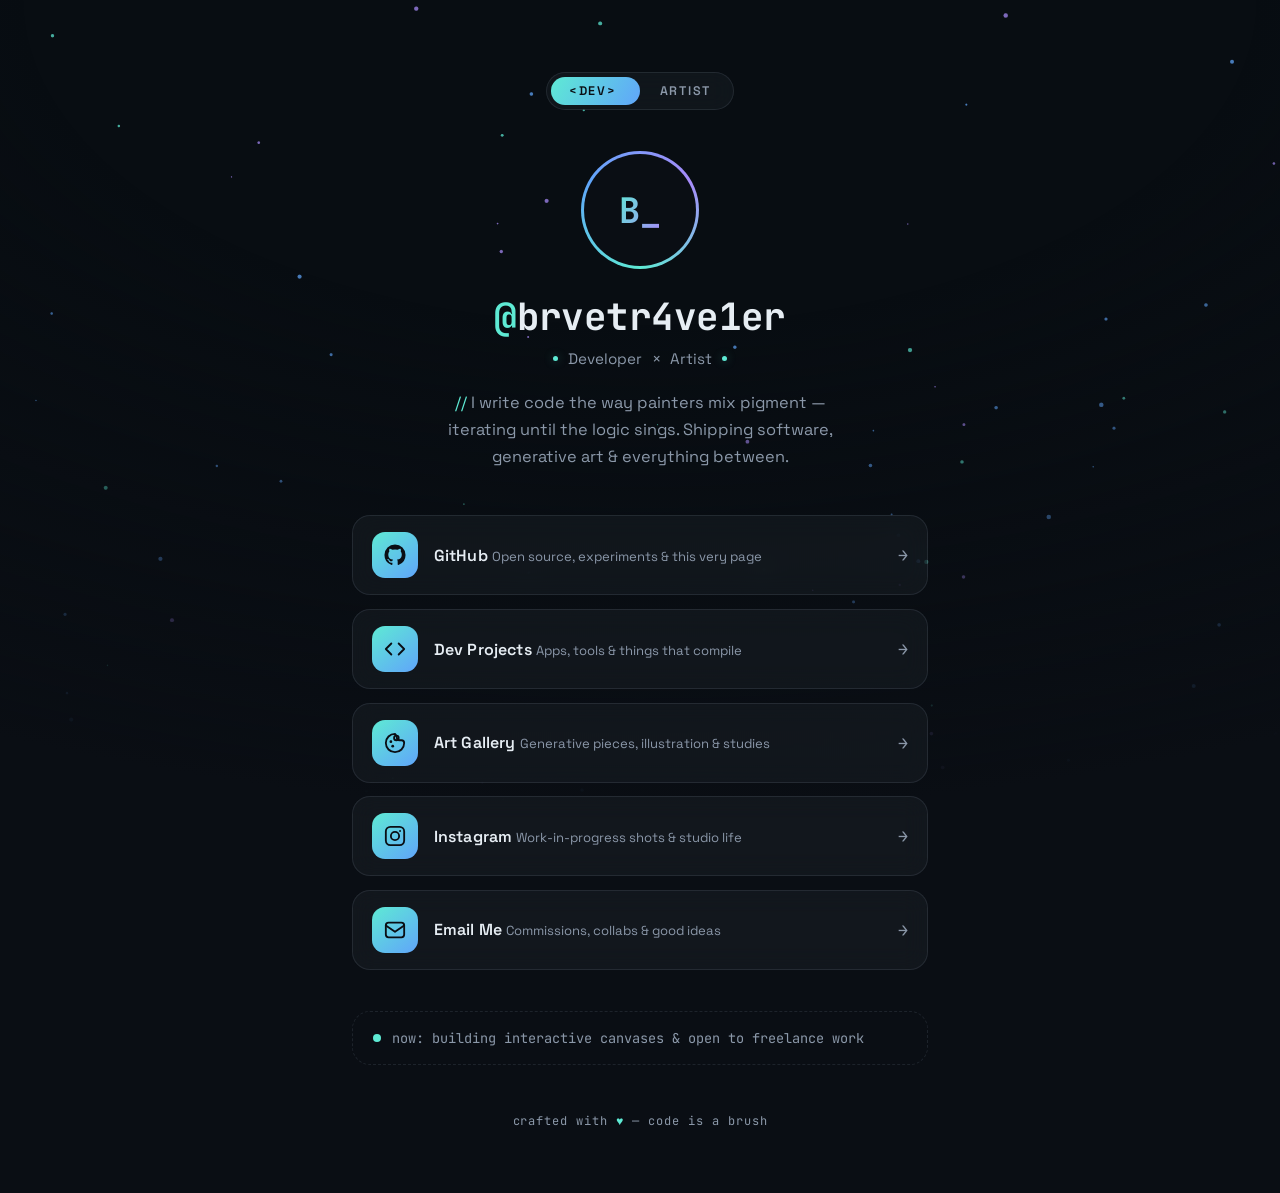
<file: links.html>
<!DOCTYPE html>
<html lang="en" data-mode="dev">
<head>
<meta charset="UTF-8">
<meta name="viewport" content="width=device-width, initial-scale=1.0">
<meta name="description" content="Developer × Artist — portfolio and links">
<meta property="og:title" content="brvetr4ve1er — Developer × Artist">
<meta property="og:description" content="Code that feels. Art that computes. All my links in one place.">
<title>brvetr4ve1er — Developer × Artist</title>
<link rel="icon" href="data:image/svg+xml,<svg xmlns='http://www.w3.org/2000/svg' viewBox='0 0 100 100'><text y='.9em' font-size='90'>◐</text></svg>">
<link rel="preconnect" href="https://fonts.googleapis.com">
<link rel="preconnect" href="https://fonts.gstatic.com" crossorigin>
<link href="https://fonts.googleapis.com/css2?family=Space+Grotesk:wght@400;500;700&family=JetBrains+Mono:ital,wght@0,400;0,600;1,400&family=Fraunces:ital,opsz,wght@0,9..144,400;0,9..144,600;1,9..144,400&display=swap" rel="stylesheet">
<style>
  /* ============================================================
     THEME TOKENS — the whole personality of the page lives here.
     data-mode="dev"  → terminal night, cyan/green, monospace voice
     data-mode="art"  → gallery dusk, coral/gold, serif voice
     ============================================================ */
  :root {
    --ease: cubic-bezier(.22, 1, .36, 1);
    --radius: 18px;
  }
  html[data-mode="dev"] {
    --bg: #0a0e14;
    --bg-soft: #0f1520;
    --ink: #e6edf3;
    --ink-dim: #8b98a9;
    --accent: #5eead4;
    --accent-2: #60a5fa;
    --accent-3: #a78bfa;
    --card: rgba(148, 163, 184, 0.06);
    --card-border: rgba(148, 163, 184, 0.14);
    --card-hover: rgba(94, 234, 212, 0.08);
    --glow: rgba(94, 234, 212, 0.35);
    --font-display: "JetBrains Mono", ui-monospace, monospace;
    --font-body: "Space Grotesk", system-ui, sans-serif;
    --tag-quote: "// ";
  }
  html[data-mode="art"] {
    --bg: #16090f;
    --bg-soft: #1f0d15;
    --ink: #f8ede4;
    --ink-dim: #b39a92;
    --accent: #fb7185;
    --accent-2: #fbbf24;
    --accent-3: #e879f9;
    --card: rgba(251, 191, 36, 0.05);
    --card-border: rgba(251, 113, 133, 0.18);
    --card-hover: rgba(251, 113, 133, 0.09);
    --glow: rgba(251, 113, 133, 0.35);
    --font-display: "Fraunces", Georgia, serif;
    --font-body: "Fraunces", Georgia, serif;
    --tag-quote: "“";
  }

  * { margin: 0; padding: 0; box-sizing: border-box; }

  html { scroll-behavior: smooth; }

  body {
    background: var(--bg);
    color: var(--ink);
    font-family: var(--font-body);
    min-height: 100dvh;
    overflow-x: hidden;
    transition: background 0.9s var(--ease), color 0.9s var(--ease);
  }

  /* Generative background canvas */
  #field {
    position: fixed;
    inset: 0;
    z-index: 0;
    display: block;
  }
  .vignette {
    position: fixed;
    inset: 0;
    z-index: 1;
    pointer-events: none;
    background:
      radial-gradient(120% 90% at 50% 0%, transparent 40%, var(--bg) 100%);
    transition: background 0.9s var(--ease);
  }

  main {
    position: relative;
    z-index: 2;
    max-width: 620px;
    margin: 0 auto;
    padding: clamp(2.5rem, 8vh, 5.5rem) 1.4rem 4rem;
  }

  /* ------- mode toggle ------- */
  .mode-toggle {
    position: relative;
    margin: 0 auto 2.6rem;
    display: flex;
    width: max-content;
    border: 1px solid var(--card-border);
    border-radius: 999px;
    background: var(--card);
    backdrop-filter: blur(12px);
    overflow: hidden;
    transition: border-color 0.9s var(--ease), background 0.9s var(--ease);
  }
  .mode-toggle button {
    appearance: none;
    border: 0;
    background: transparent;
    color: var(--ink-dim);
    font: 600 0.78rem/1 var(--font-body);
    letter-spacing: 0.14em;
    text-transform: uppercase;
    padding: 0.72rem 1.35rem;
    cursor: pointer;
    position: relative;
    z-index: 1;
    transition: color 0.5s var(--ease);
  }
  .mode-toggle button[aria-pressed="true"] { color: var(--bg); }
  .mode-toggle .thumb {
    position: absolute;
    top: 4px; bottom: 4px; left: 4px;
    width: calc(50% - 4px);
    border-radius: 999px;
    background: linear-gradient(120deg, var(--accent), var(--accent-2));
    transition: transform 0.55s var(--ease), background 0.9s var(--ease);
  }
  html[data-mode="art"] .mode-toggle .thumb { transform: translateX(100%); }

  /* ------- hero ------- */
  .hero { text-align: center; }

  .avatar-ring {
    width: 118px; height: 118px;
    margin: 0 auto 1.4rem;
    border-radius: 50%;
    padding: 3px;
    background: conic-gradient(from 180deg, var(--accent), var(--accent-2), var(--accent-3), var(--accent));
    animation: spin 14s linear infinite;
    transition: background 0.9s var(--ease);
  }
  @keyframes spin { to { transform: rotate(360deg); } }
  .avatar-ring .inner {
    width: 100%; height: 100%;
    border-radius: 50%;
    background: var(--bg);
    display: grid;
    place-items: center;
    overflow: hidden;
    animation: spin 14s linear infinite reverse; /* keep image upright */
  }
  .avatar-ring img {
    width: 100%; height: 100%;
    object-fit: cover;
    border-radius: 50%;
  }
  .avatar-fallback {
    font: 700 2.2rem var(--font-display);
    background: linear-gradient(120deg, var(--accent), var(--accent-3));
    -webkit-background-clip: text;
    background-clip: text;
    color: transparent;
  }

  h1 {
    font-family: var(--font-display);
    font-weight: 700;
    font-size: clamp(1.7rem, 5.5vw, 2.35rem);
    letter-spacing: -0.015em;
    transition: font-family 0.2s;
  }
  h1 .at { color: var(--accent); transition: color 0.9s var(--ease); }

  .role {
    margin-top: 0.55rem;
    font-size: 0.95rem;
    color: var(--ink-dim);
    display: inline-flex;
    align-items: center;
    gap: 0.6rem;
    transition: color 0.9s var(--ease);
  }
  .role .dot {
    width: 5px; height: 5px;
    border-radius: 50%;
    background: var(--accent);
    box-shadow: 0 0 10px var(--glow);
    transition: background 0.9s var(--ease), box-shadow 0.9s var(--ease);
  }

  .bio {
    margin: 1.35rem auto 0;
    max-width: 44ch;
    color: var(--ink-dim);
    font-size: 1.02rem;
    line-height: 1.65;
    transition: color 0.9s var(--ease);
  }
  .bio::before { content: var(--tag-quote); color: var(--accent); transition: color 0.9s var(--ease); }

  /* mode-specific taglines cross-fade */
  .bio span { display: none; }
  html[data-mode="dev"] .bio .say-dev { display: inline; }
  html[data-mode="art"] .bio .say-art { display: inline; }

  /* ------- links ------- */
  .links {
    margin-top: 2.8rem;
    display: grid;
    gap: 0.85rem;
    list-style: none;
  }
  .links a {
    display: grid;
    grid-template-columns: 46px 1fr auto;
    align-items: center;
    gap: 1rem;
    padding: 1rem 1.15rem;
    border-radius: var(--radius);
    border: 1px solid var(--card-border);
    background: var(--card);
    backdrop-filter: blur(12px);
    color: var(--ink);
    text-decoration: none;
    transition:
      transform 0.35s var(--ease),
      background 0.35s var(--ease),
      border-color 0.35s var(--ease),
      box-shadow 0.35s var(--ease);
  }
  .links a:hover, .links a:focus-visible {
    transform: translateY(-3px);
    background: var(--card-hover);
    border-color: var(--accent);
    box-shadow: 0 12px 38px -14px var(--glow);
    outline: none;
  }
  .links a:active { transform: translateY(-1px) scale(0.995); }

  .link-icon {
    width: 46px; height: 46px;
    border-radius: 13px;
    display: grid;
    place-items: center;
    background: linear-gradient(140deg, var(--accent), var(--accent-2));
    color: var(--bg);
    transition: background 0.9s var(--ease);
  }
  .link-icon svg { width: 22px; height: 22px; }

  .link-text .title {
    font-weight: 600;
    font-size: 1rem;
    letter-spacing: 0.01em;
  }
  .link-text .sub {
    margin-top: 2px;
    font-size: 0.82rem;
    color: var(--ink-dim);
    transition: color 0.9s var(--ease);
  }
  .link-arrow {
    color: var(--ink-dim);
    font-family: var(--font-display);
    font-size: 1.05rem;
    transition: transform 0.35s var(--ease), color 0.35s var(--ease);
  }
  .links a:hover .link-arrow { transform: translateX(4px); color: var(--accent); }

  /* ------- now strip ------- */
  .now {
    margin-top: 2.6rem;
    padding: 1.05rem 1.2rem;
    border-radius: var(--radius);
    border: 1px dashed var(--card-border);
    font-family: var(--font-display);
    font-size: 0.85rem;
    color: var(--ink-dim);
    display: flex;
    align-items: center;
    gap: 0.7rem;
    transition: border-color 0.9s var(--ease), color 0.9s var(--ease);
  }
  .now .pulse {
    width: 8px; height: 8px;
    border-radius: 50%;
    background: var(--accent);
    animation: pulse 2s ease-in-out infinite;
    flex-shrink: 0;
    transition: background 0.9s var(--ease);
  }
  @keyframes pulse {
    0%, 100% { box-shadow: 0 0 0 0 var(--glow); }
    50% { box-shadow: 0 0 0 7px transparent; }
  }

  footer {
    margin-top: 3rem;
    text-align: center;
    font-family: var(--font-display);
    font-size: 0.75rem;
    color: var(--ink-dim);
    letter-spacing: 0.08em;
    transition: color 0.9s var(--ease);
  }
  footer .heart { color: var(--accent); transition: color 0.9s var(--ease); }

  /* reveal-on-load choreography */
  .reveal { opacity: 0; transform: translateY(14px); animation: rise 0.8s var(--ease) forwards; }
  @keyframes rise { to { opacity: 1; transform: none; } }

  @media (prefers-reduced-motion: reduce) {
    *, *::before, *::after { animation: none !important; transition: none !important; }
    .reveal { opacity: 1; transform: none; }
  }
</style>
</head>
<body>

<canvas id="field" aria-hidden="true"></canvas>
<div class="vignette" aria-hidden="true"></div>

<main>
  <!-- ======== MODE TOGGLE ======== -->
  <div class="mode-toggle reveal" role="group" aria-label="Theme mode" style="animation-delay:.05s">
    <div class="thumb" aria-hidden="true"></div>
    <button type="button" id="btn-dev" aria-pressed="true">&lt;dev&gt;</button>
    <button type="button" id="btn-art" aria-pressed="false">artist</button>
  </div>

  <!-- ======== HERO ======== -->
  <header class="hero">
    <div class="avatar-ring reveal" style="animation-delay:.12s">
      <div class="inner">
        <img src="https://github.com/brvetr4ve1er.png" alt="Avatar"
             onerror="this.remove(); document.getElementById('avatar-fb').style.display='block'">
        <span id="avatar-fb" class="avatar-fallback" style="display:none">B_</span>
      </div>
    </div>

    <h1 class="reveal" style="animation-delay:.2s"><span class="at">@</span>brvetr4ve1er</h1>

    <p class="role reveal" style="animation-delay:.26s">
      <span class="dot"></span> Developer <span aria-hidden="true">×</span> Artist <span class="dot"></span>
    </p>

    <p class="bio reveal" style="animation-delay:.32s">
      <span class="say-dev">I write code the way painters mix pigment — iterating until the logic sings. Shipping software, generative art & everything between.</span>
      <span class="say-art">Pixels, pigment and procedures. I make art with algorithms and software with soul — every canvas starts as an empty file.</span>
    </p>
  </header>

  <!-- ======== LINKS — edit these! ======== -->
  <ul class="links">
    <li class="reveal" style="animation-delay:.40s">
      <a href="https://github.com/brvetr4ve1er" target="_blank" rel="noopener">
        <span class="link-icon" aria-hidden="true">
          <svg viewBox="0 0 24 24" fill="currentColor"><path d="M12 .5A11.5 11.5 0 0 0 .5 12a11.5 11.5 0 0 0 7.86 10.92c.58.1.79-.25.79-.56v-2c-3.2.7-3.87-1.54-3.87-1.54-.53-1.33-1.28-1.69-1.28-1.69-1.04-.71.08-.7.08-.7 1.15.08 1.76 1.19 1.76 1.19 1.03 1.75 2.69 1.25 3.34.95.1-.74.4-1.25.72-1.53-2.55-.29-5.23-1.28-5.23-5.68 0-1.26.45-2.28 1.19-3.09-.12-.29-.52-1.46.11-3.05 0 0 .97-.31 3.18 1.18a11 11 0 0 1 5.78 0c2.2-1.49 3.17-1.18 3.17-1.18.63 1.59.24 2.76.12 3.05.74.8 1.18 1.83 1.18 3.09 0 4.41-2.68 5.38-5.24 5.66.41.36.77 1.05.77 2.13v3.16c0 .31.2.67.8.55A11.5 11.5 0 0 0 23.5 12 11.5 11.5 0 0 0 12 .5Z"/></svg>
        </span>
        <span class="link-text">
          <span class="title">GitHub</span>
          <span class="sub">Open source, experiments & this very page</span>
        </span>
        <span class="link-arrow" aria-hidden="true">→</span>
      </a>
    </li>

    <li class="reveal" style="animation-delay:.46s">
      <a href="#projects" target="_blank" rel="noopener">
        <span class="link-icon" aria-hidden="true">
          <svg viewBox="0 0 24 24" fill="none" stroke="currentColor" stroke-width="2" stroke-linecap="round" stroke-linejoin="round"><polyline points="16 18 22 12 16 6"/><polyline points="8 6 2 12 8 18"/></svg>
        </span>
        <span class="link-text">
          <span class="title">Dev Projects</span>
          <span class="sub">Apps, tools & things that compile</span>
        </span>
        <span class="link-arrow" aria-hidden="true">→</span>
      </a>
    </li>

    <li class="reveal" style="animation-delay:.52s">
      <a href="#gallery" target="_blank" rel="noopener">
        <span class="link-icon" aria-hidden="true">
          <svg viewBox="0 0 24 24" fill="none" stroke="currentColor" stroke-width="2" stroke-linecap="round" stroke-linejoin="round"><circle cx="13.5" cy="6.5" r="2.5"/><path d="M12 2a10 10 0 1 0 10 10c0-1.7-1.3-3-3-3h-2a3 3 0 0 1-3-3c0-1-.5-2-1-2.5A9.5 9.5 0 0 0 12 2Z"/><circle cx="7.5" cy="10.5" r="1.5" fill="currentColor" stroke="none"/><circle cx="9.5" cy="15.5" r="1.5" fill="currentColor" stroke="none"/></svg>
        </span>
        <span class="link-text">
          <span class="title">Art Gallery</span>
          <span class="sub">Generative pieces, illustration & studies</span>
        </span>
        <span class="link-arrow" aria-hidden="true">→</span>
      </a>
    </li>

    <li class="reveal" style="animation-delay:.58s">
      <a href="#instagram" target="_blank" rel="noopener">
        <span class="link-icon" aria-hidden="true">
          <svg viewBox="0 0 24 24" fill="none" stroke="currentColor" stroke-width="2" stroke-linecap="round" stroke-linejoin="round"><rect x="2" y="2" width="20" height="20" rx="5"/><circle cx="12" cy="12" r="4.5"/><circle cx="17.5" cy="6.5" r="1" fill="currentColor" stroke="none"/></svg>
        </span>
        <span class="link-text">
          <span class="title">Instagram</span>
          <span class="sub">Work-in-progress shots & studio life</span>
        </span>
        <span class="link-arrow" aria-hidden="true">→</span>
      </a>
    </li>

    <li class="reveal" style="animation-delay:.64s">
      <a href="mailto:brvetr4veler@gmail.com">
        <span class="link-icon" aria-hidden="true">
          <svg viewBox="0 0 24 24" fill="none" stroke="currentColor" stroke-width="2" stroke-linecap="round" stroke-linejoin="round"><rect x="2" y="4" width="20" height="16" rx="3"/><path d="m2 7 10 7L22 7"/></svg>
        </span>
        <span class="link-text">
          <span class="title">Email Me</span>
          <span class="sub">Commissions, collabs & good ideas</span>
        </span>
        <span class="link-arrow" aria-hidden="true">→</span>
      </a>
    </li>
  </ul>

  <!-- ======== NOW ======== -->
  <p class="now reveal" style="animation-delay:.72s">
    <span class="pulse"></span>
    <span>now: building interactive canvases &amp; open to freelance work</span>
  </p>

  <footer class="reveal" style="animation-delay:.8s">
    crafted with <span class="heart">♥</span> — code is a brush
  </footer>
</main>

<script>
/* ==============================================================
   Generative background — one particle field, two personalities.
   dev mode : particles snap to a grid-flavored flow, cool hues
   art mode : particles drift like wet paint strokes, warm hues
   ============================================================== */
(() => {
  const canvas = document.getElementById('field');
  const ctx = canvas.getContext('2d');
  const reduced = matchMedia('(prefers-reduced-motion: reduce)').matches;

  const PALETTES = {
    dev: ['94,234,212', '96,165,250', '167,139,250'],
    art: ['251,113,133', '251,191,36', '232,121,249'],
  };

  let W, H, particles = [];
  const COUNT = Math.min(90, Math.floor(innerWidth / 14));

  function mode() { return document.documentElement.dataset.mode; }

  function resize() {
    W = canvas.width = innerWidth * devicePixelRatio;
    H = canvas.height = innerHeight * devicePixelRatio;
    canvas.style.width = innerWidth + 'px';
    canvas.style.height = innerHeight + 'px';
  }

  function spawn() {
    particles = Array.from({ length: COUNT }, () => ({
      x: Math.random() * W,
      y: Math.random() * H,
      vx: 0, vy: 0,
      seed: Math.random() * 1000,
      size: (Math.random() * 1.6 + 0.6) * devicePixelRatio,
      hue: Math.floor(Math.random() * 3),
    }));
  }

  // pseudo-noise flow angle
  function angle(x, y, t, m) {
    const s = m === 'dev' ? 0.0018 : 0.0009;
    const a = Math.sin(x * s + t * 0.0003) + Math.cos(y * s - t * 0.0002);
    if (m === 'dev') {
      // quantize to 8 directions → circuit-board feel
      return Math.round(a * 4) * (Math.PI / 4);
    }
    return a * Math.PI; // smooth, painterly
  }

  let last = 0;
  function frame(t) {
    const m = mode();
    const fade = m === 'dev' ? 0.09 : 0.045; // art mode leaves longer paint trails
    ctx.fillStyle = getComputedStyle(document.body).backgroundColor
      .replace('rgb', 'rgba').replace(')', `, ${fade})`);
    ctx.fillRect(0, 0, W, H);

    const speed = (m === 'dev' ? 0.9 : 0.55) * devicePixelRatio;
    for (const p of particles) {
      const a = angle(p.x, p.y, t + p.seed * 50, m);
      p.vx = p.vx * 0.9 + Math.cos(a) * speed * 0.1;
      p.vy = p.vy * 0.9 + Math.sin(a) * speed * 0.1;
      p.x += p.vx; p.y += p.vy;

      if (p.x < 0) p.x = W; if (p.x > W) p.x = 0;
      if (p.y < 0) p.y = H; if (p.y > H) p.y = 0;

      ctx.beginPath();
      ctx.fillStyle = `rgba(${PALETTES[m][p.hue]}, ${m === 'dev' ? 0.5 : 0.4})`;
      ctx.arc(p.x, p.y, p.size * (m === 'art' ? 1.6 : 1), 0, Math.PI * 2);
      ctx.fill();
    }
    if (!reduced) requestAnimationFrame(frame);
  }

  addEventListener('resize', () => { resize(); spawn(); }, { passive: true });
  resize(); spawn();
  if (reduced) { frame(0); } else { requestAnimationFrame(frame); }

  /* -------- mode toggle wiring -------- */
  const btnDev = document.getElementById('btn-dev');
  const btnArt = document.getElementById('btn-art');
  function setMode(m) {
    document.documentElement.dataset.mode = m;
    btnDev.setAttribute('aria-pressed', String(m === 'dev'));
    btnArt.setAttribute('aria-pressed', String(m === 'art'));
    try { localStorage.setItem('mode', m); } catch {}
    // hard clear so trails from the old palette don't linger
    ctx.fillStyle = getComputedStyle(document.body).backgroundColor;
    ctx.fillRect(0, 0, W, H);
  }
  btnDev.addEventListener('click', () => setMode('dev'));
  btnArt.addEventListener('click', () => setMode('art'));
  try {
    const saved = localStorage.getItem('mode');
    if (saved === 'art' || saved === 'dev') setMode(saved);
  } catch {}
})();
</script>
</body>
</html>
</file>
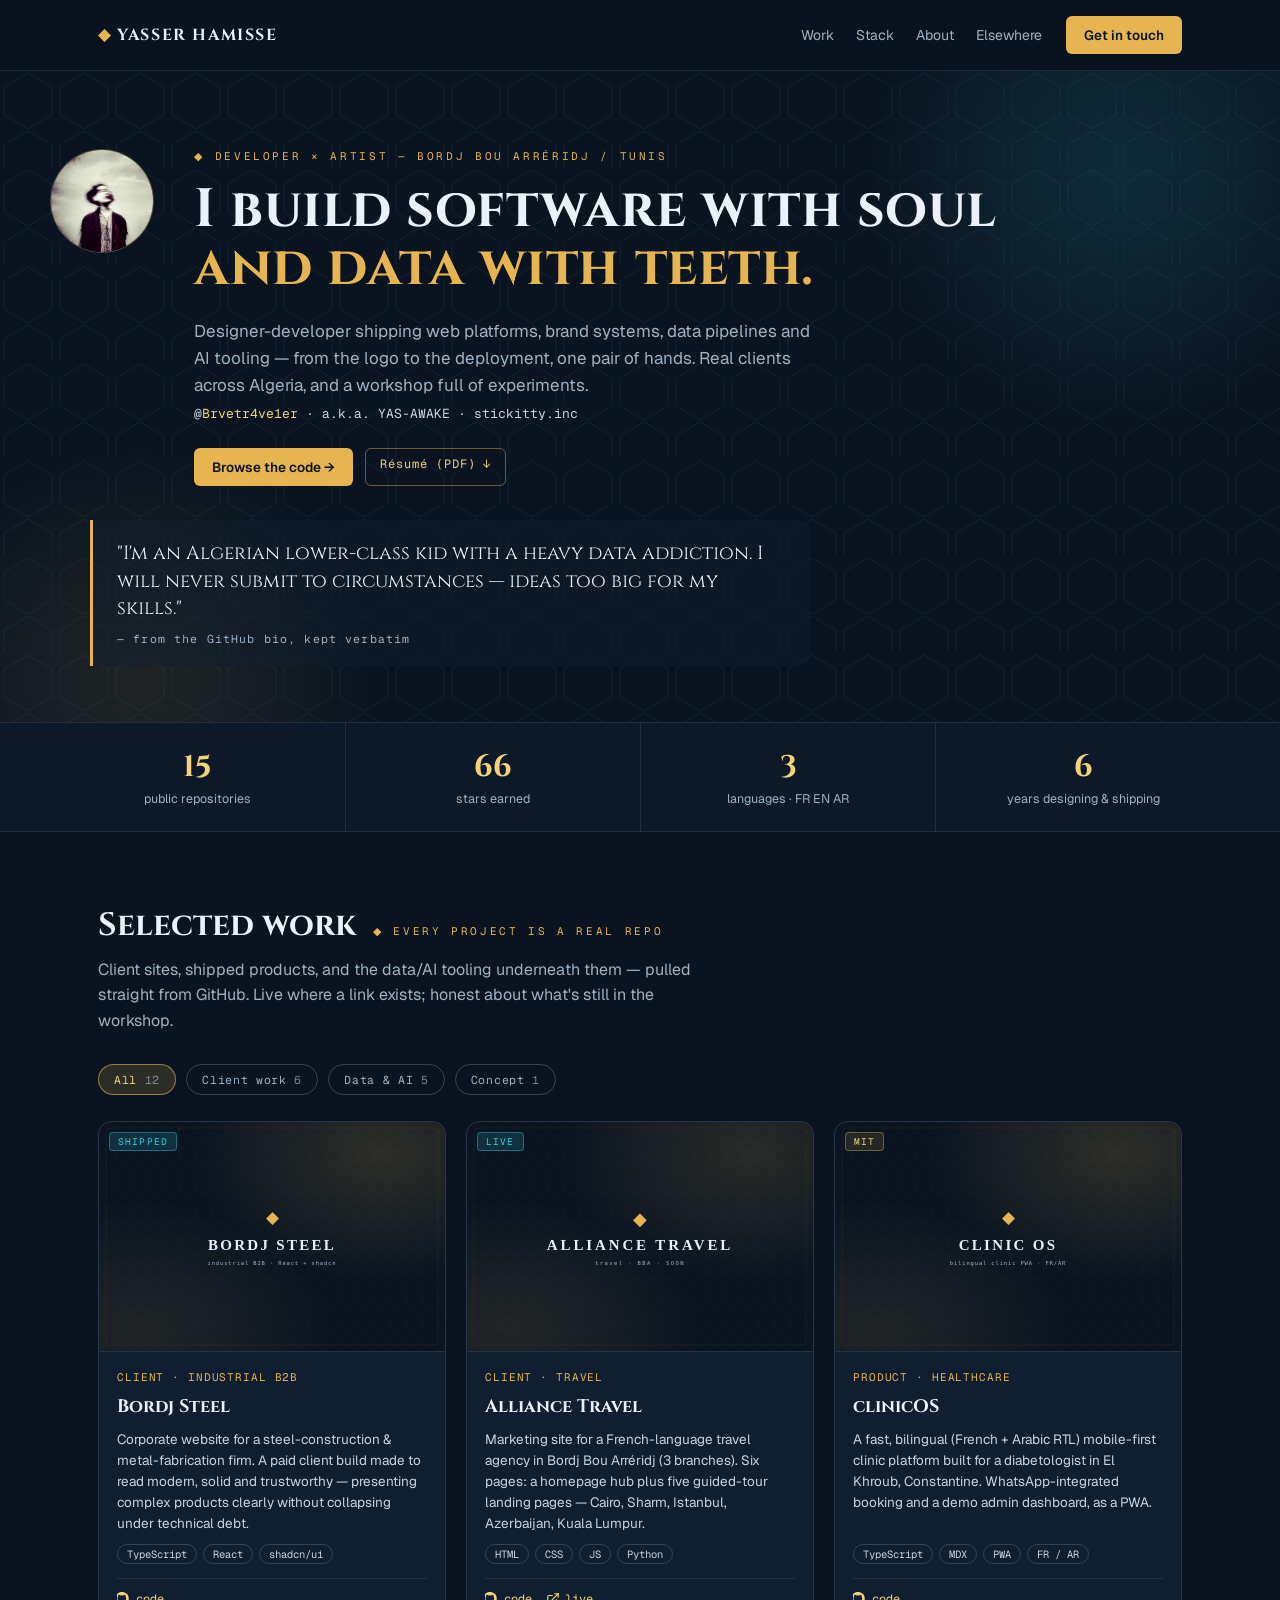
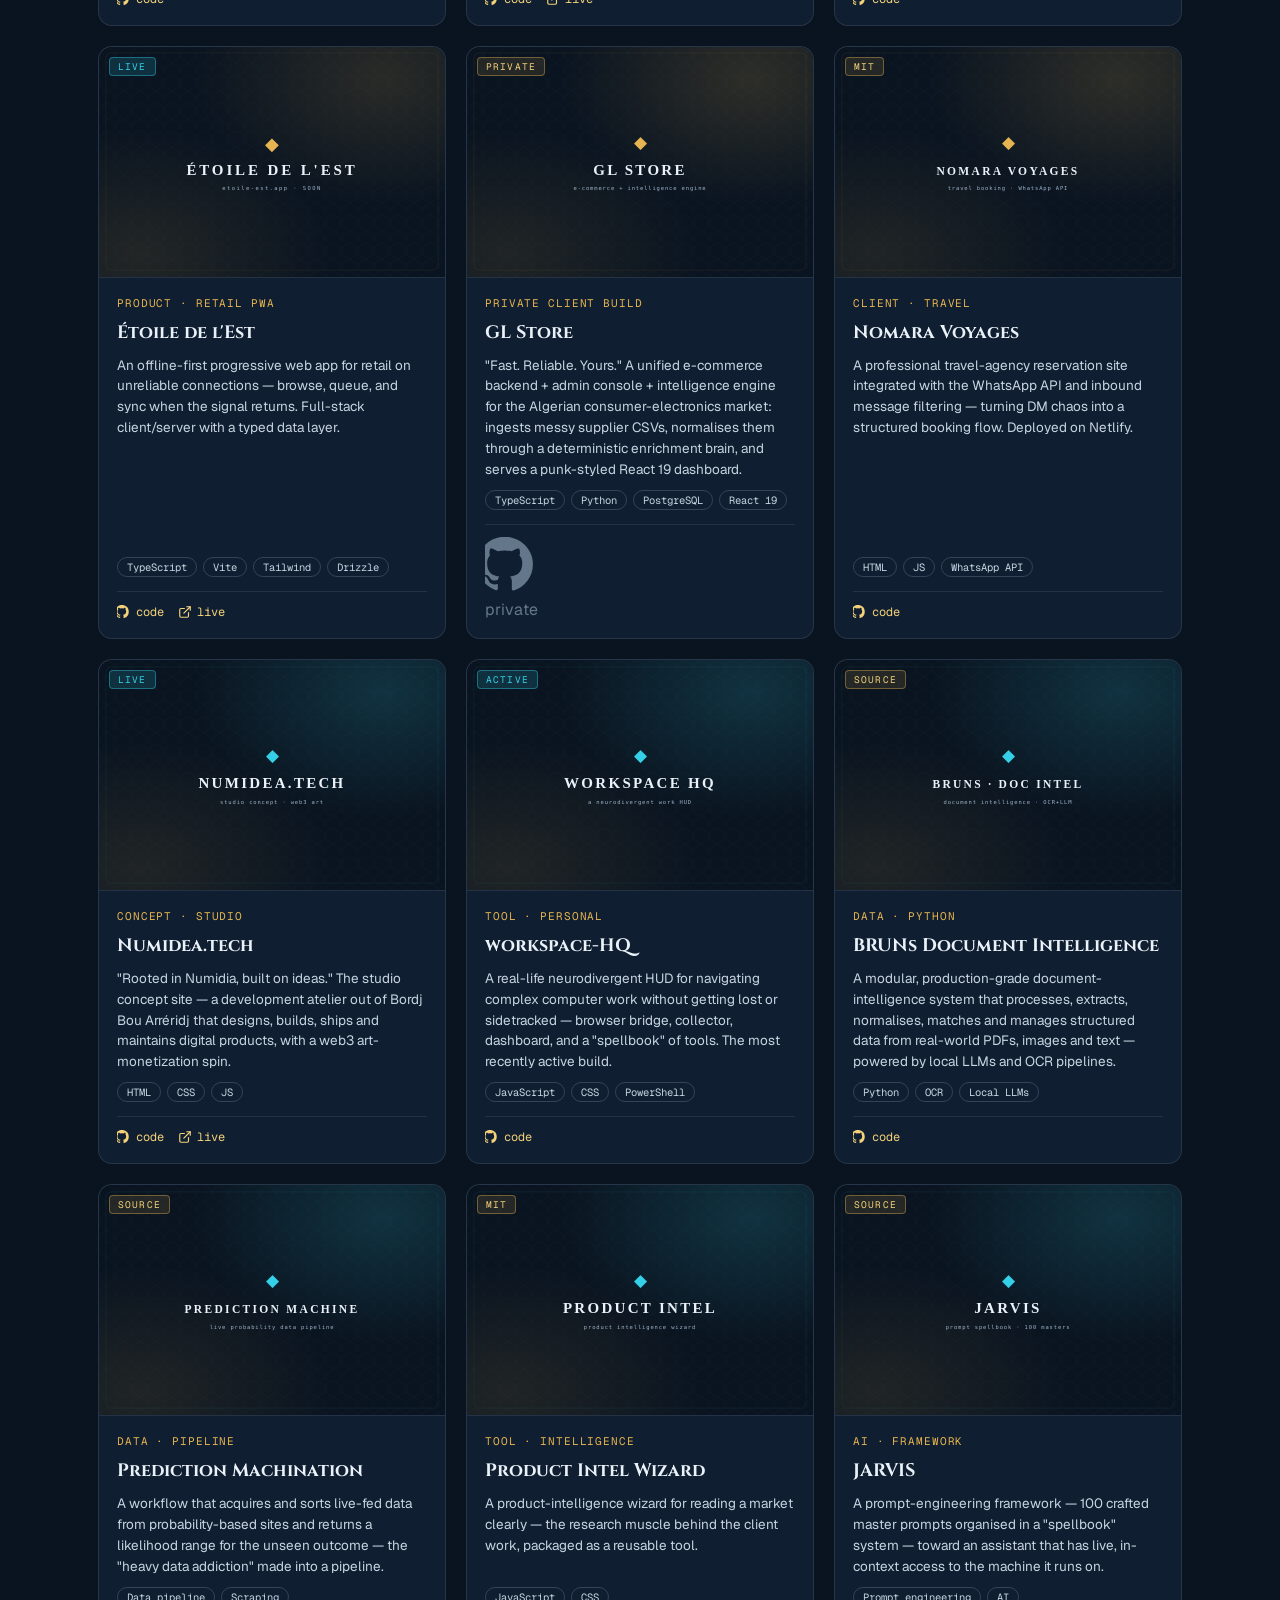
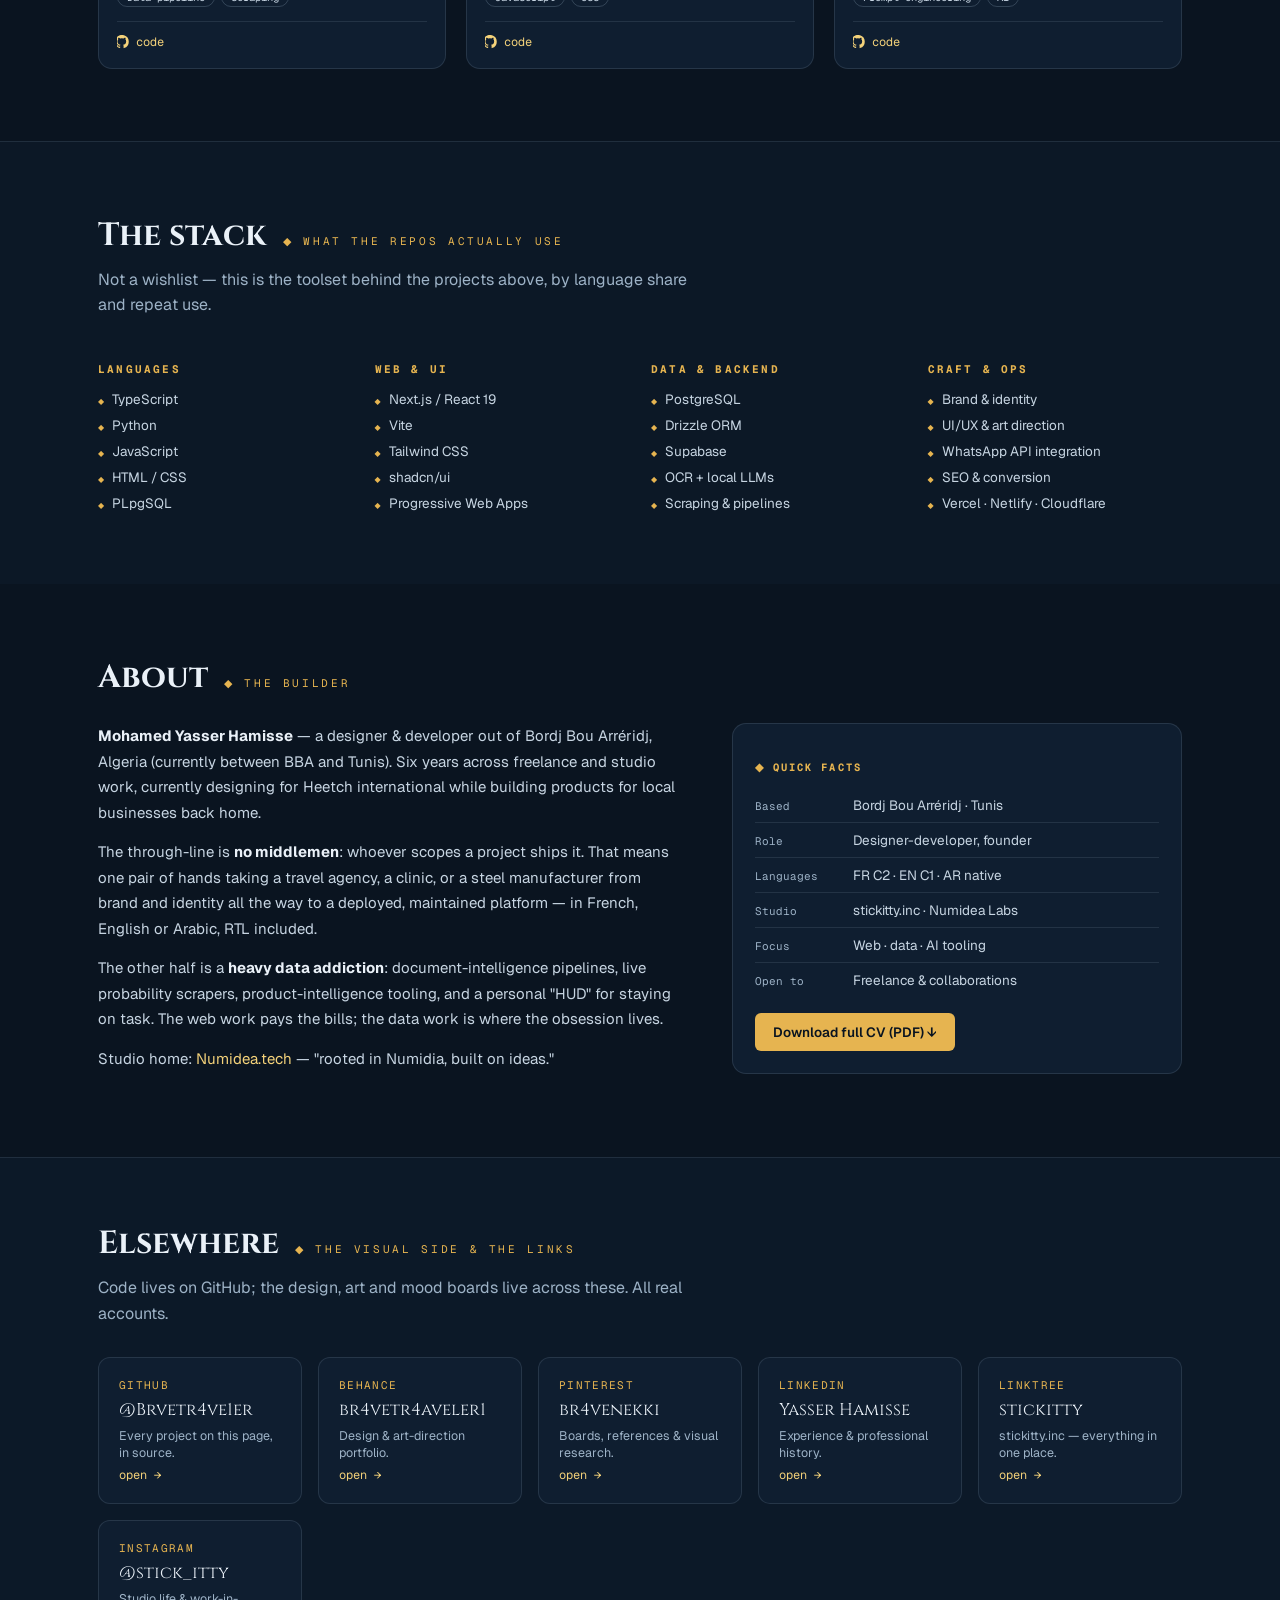
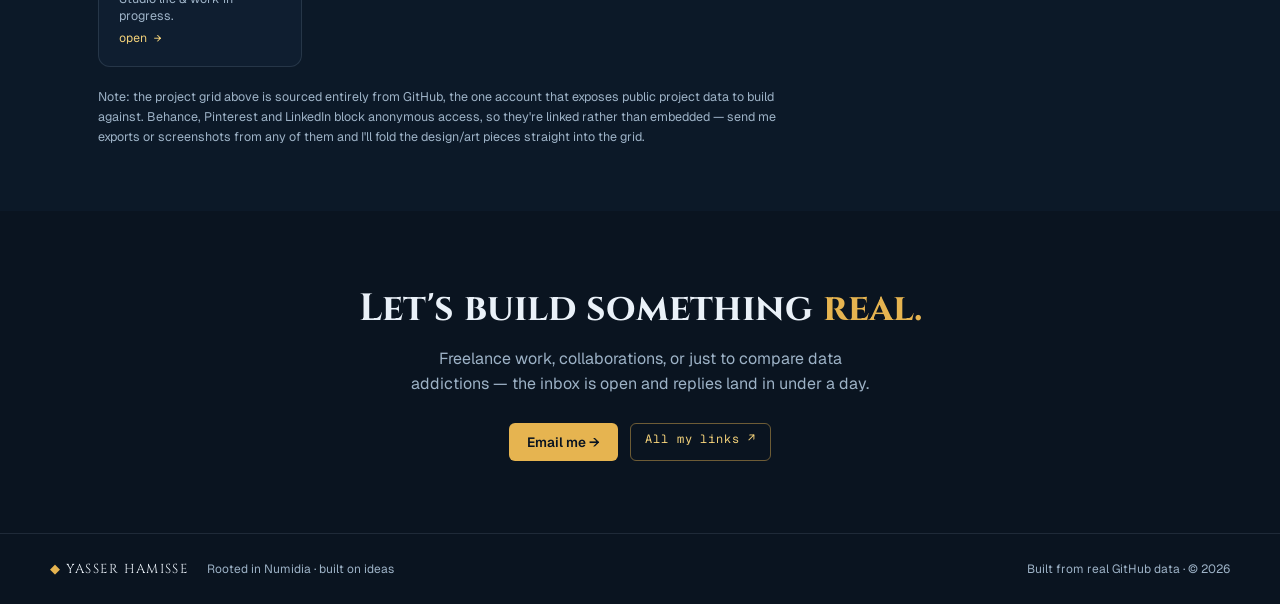
<file: portfolio.html>
<!DOCTYPE html>
<html lang="en">
<head>
<meta charset="utf-8">
<meta name="viewport" content="width=device-width, initial-scale=1">
<meta name="description" content="Mohamed Yasser Hamisse (@Brvetr4ve1er) — developer × artist from Bordj Bou Arréridj / Tunis. Web platforms, data pipelines and AI tooling. Real, shipped projects.">
<meta property="og:title" content="Yasser Hamisse — Developer × Artist">
<meta property="og:description" content="Web platforms, data pipelines and AI tooling. Ideas too big for my skills — building anyway.">
<title>Yasser Hamisse — Developer × Artist · Portfolio</title>
<link rel="icon" href="data:image/svg+xml,<svg xmlns='http://www.w3.org/2000/svg' viewBox='0 0 100 100'><text y='.85em' font-size='80' fill='%23E6B450'>◆</text></svg>">
<link rel="preconnect" href="https://fonts.googleapis.com">
<link rel="preconnect" href="https://fonts.gstatic.com" crossorigin>
<link href="https://fonts.googleapis.com/css2?family=Cinzel:wght@500;600;700;800&family=Geist:wght@300;400;500;600;700&family=Geist+Mono:wght@400;500;600&display=swap" rel="stylesheet">
<link rel="stylesheet" href="assets/styles.css">
<link rel="stylesheet" href="assets/portfolio.css">
</head>
<body>

<nav class="pf-nav">
  <div class="pf-nav__row">
    <a class="pf-nav__logo" href="#pf-top"><span>◆</span> YASSER HAMISSE</a>
    <div class="pf-nav__spacer"></div>
    <div class="pf-nav__links">
      <a href="#pf-work">Work</a>
      <a href="#pf-stack">Stack</a>
      <a href="#pf-about">About</a>
      <a href="#pf-elsewhere">Elsewhere</a>
    </div>
    <a class="btn-gold" href="#pf-contact">Get in touch</a>
  </div>
</nav>

<!-- ===================== HERO ===================== -->
<header id="pf-top" class="pf-hero">
  <div class="hexbg"></div>
  <div class="glow pf-hero__glow-1"></div>
  <div class="glow pf-hero__glow-2"></div>
  <div class="pf-hero__inner">
    <div class="pf-hero__top">
      <div class="pf-hero__ava"><img class="cover cover--circle" src="assets/founder.jpg" alt="Mohamed Yasser Hamisse"></div>
      <div class="pf-hero__head">
        <div class="kicker"><span>◆</span><span>DEVELOPER × ARTIST — BORDJ BOU ARRÉRIDJ / TUNIS</span></div>
        <h1>I build software with soul<br><span class="gold">and data with teeth.</span></h1>
        <p class="pf-hero__sub">Designer-developer shipping web platforms, brand systems, data pipelines and AI tooling — from the logo to the deployment, one pair of hands. Real clients across Algeria, and a workshop full of experiments.</p>
        <p class="pf-hero__handle">@<a href="https://github.com/Brvetr4ve1er" target="_blank" rel="noopener">Brvetr4ve1er</a> · a.k.a. YAS-AWAKE · stickitty.inc</p>
        <div class="pf-hero__cta">
          <a class="btn-gold" href="https://github.com/Brvetr4ve1er?tab=repositories" target="_blank" rel="noopener">Browse the code →</a>
          <a class="btn-ghost" href="assets/cv_yasser_hamisse_2026.pdf" target="_blank">Résumé (PDF) ↓</a>
        </div>
      </div>
    </div>

    <blockquote class="pf-quote">
      <p>"I'm an Algerian lower-class kid with a heavy data addiction. I will never submit to circumstances — ideas too big for my skills."</p>
      <cite>— from the GitHub bio, kept verbatim</cite>
    </blockquote>
  </div>
</header>

<!-- ===================== STATS ===================== -->
<section class="pf-stats">
  <div class="pf-stats__grid">
    <div class="pf-stat"><div class="pf-stat__num">15</div><div class="pf-stat__cap">public repositories</div></div>
    <div class="pf-stat"><div class="pf-stat__num">66</div><div class="pf-stat__cap">stars earned</div></div>
    <div class="pf-stat"><div class="pf-stat__num">3</div><div class="pf-stat__cap">languages · FR EN AR</div></div>
    <div class="pf-stat"><div class="pf-stat__num">6</div><div class="pf-stat__cap">years designing &amp; shipping</div></div>
  </div>
</section>

<!-- ===================== WORK ===================== -->
<section id="pf-work" class="pf-section">
  <div class="pf-section__head">
    <h2>Selected work</h2>
    <span class="kicker">◆ EVERY PROJECT IS A REAL REPO</span>
  </div>
  <p class="pf-section__lede">Client sites, shipped products, and the data/AI tooling underneath them — pulled straight from GitHub. Live where a link exists; honest about what's still in the workshop.</p>
  <div class="pf-filters" id="pf-filters"></div>
  <div class="pf-grid" id="pf-grid"></div>
</section>

<!-- ===================== STACK ===================== -->
<section id="pf-stack" class="pf-stack">
  <div class="pf-stack__inner">
    <div class="pf-section__head">
      <h2>The stack</h2>
      <span class="kicker">◆ WHAT THE REPOS ACTUALLY USE</span>
    </div>
    <p class="pf-section__lede">Not a wishlist — this is the toolset behind the projects above, by language share and repeat use.</p>
    <div class="pf-stack__grid">
      <div class="pf-stack__col">
        <h4>Languages</h4>
        <ul><li>TypeScript</li><li>Python</li><li>JavaScript</li><li>HTML / CSS</li><li>PLpgSQL</li></ul>
      </div>
      <div class="pf-stack__col">
        <h4>Web &amp; UI</h4>
        <ul><li>Next.js / React 19</li><li>Vite</li><li>Tailwind CSS</li><li>shadcn/ui</li><li>Progressive Web Apps</li></ul>
      </div>
      <div class="pf-stack__col">
        <h4>Data &amp; backend</h4>
        <ul><li>PostgreSQL</li><li>Drizzle ORM</li><li>Supabase</li><li>OCR + local LLMs</li><li>Scraping &amp; pipelines</li></ul>
      </div>
      <div class="pf-stack__col">
        <h4>Craft &amp; ops</h4>
        <ul><li>Brand &amp; identity</li><li>UI/UX &amp; art direction</li><li>WhatsApp API integration</li><li>SEO &amp; conversion</li><li>Vercel · Netlify · Cloudflare</li></ul>
      </div>
    </div>
  </div>
</section>

<!-- ===================== ABOUT ===================== -->
<section id="pf-about" class="pf-section pf-about">
  <div class="pf-section__head">
    <h2>About</h2>
    <span class="kicker">◆ THE BUILDER</span>
  </div>
  <div class="pf-about__grid" style="margin-top:24px">
    <div class="pf-about">
      <p><b>Mohamed Yasser Hamisse</b> — a designer &amp; developer out of Bordj Bou Arréridj, Algeria (currently between BBA and Tunis). Six years across freelance and studio work, currently designing for Heetch international while building products for local businesses back home.</p>
      <p>The through-line is <b>no middlemen</b>: whoever scopes a project ships it. That means one pair of hands taking a travel agency, a clinic, or a steel manufacturer from brand and identity all the way to a deployed, maintained platform — in French, English or Arabic, RTL included.</p>
      <p>The other half is a <b>heavy data addiction</b>: document-intelligence pipelines, live probability scrapers, product-intelligence tooling, and a personal "HUD" for staying on task. The web work pays the bills; the data work is where the obsession lives.</p>
      <p>Studio home: <a href="https://brvetr4ve1er.github.io/Numidea.tech/" target="_blank" rel="noopener">Numidea.tech</a> — "rooted in Numidia, built on ideas."</p>
    </div>
    <aside class="pf-about__side">
      <h4>◆ QUICK FACTS</h4>
      <div class="pf-about__fact"><span class="k">Based</span><span>Bordj Bou Arréridj · Tunis</span></div>
      <div class="pf-about__fact"><span class="k">Role</span><span>Designer-developer, founder</span></div>
      <div class="pf-about__fact"><span class="k">Languages</span><span>FR C2 · EN C1 · AR native</span></div>
      <div class="pf-about__fact"><span class="k">Studio</span><span>stickitty.inc · Numidea Labs</span></div>
      <div class="pf-about__fact"><span class="k">Focus</span><span>Web · data · AI tooling</span></div>
      <div class="pf-about__fact"><span class="k">Open to</span><span>Freelance &amp; collaborations</span></div>
      <a class="btn-gold pf-about__cv" href="assets/cv_yasser_hamisse_2026.pdf" target="_blank">Download full CV (PDF) ↓</a>
    </aside>
  </div>
</section>

<!-- ===================== ELSEWHERE ===================== -->
<section id="pf-elsewhere" class="pf-else">
  <div class="pf-else__inner">
    <div class="pf-section__head">
      <h2>Elsewhere</h2>
      <span class="kicker">◆ THE VISUAL SIDE &amp; THE LINKS</span>
    </div>
    <p class="pf-section__lede">Code lives on GitHub; the design, art and mood boards live across these. All real accounts.</p>
    <div class="pf-else__grid">
      <a class="pf-link-card" href="https://github.com/Brvetr4ve1er?tab=repositories" target="_blank" rel="noopener">
        <span class="plat">GitHub</span><span class="handle">@Brvetr4ve1er</span>
        <span class="what">Every project on this page, in source.</span><span class="arr">open →</span>
      </a>
      <a class="pf-link-card" href="https://www.behance.net/br4vetr4aveler1" target="_blank" rel="noopener">
        <span class="plat">Behance</span><span class="handle">br4vetr4aveler1</span>
        <span class="what">Design &amp; art-direction portfolio.</span><span class="arr">open →</span>
      </a>
      <a class="pf-link-card" href="https://www.pinterest.com/br4venekki/" target="_blank" rel="noopener">
        <span class="plat">Pinterest</span><span class="handle">br4venekki</span>
        <span class="what">Boards, references &amp; visual research.</span><span class="arr">open →</span>
      </a>
      <a class="pf-link-card" href="https://www.linkedin.com/in/" target="_blank" rel="noopener">
        <span class="plat">LinkedIn</span><span class="handle">Yasser Hamisse</span>
        <span class="what">Experience &amp; professional history.</span><span class="arr">open →</span>
      </a>
      <a class="pf-link-card" href="https://linktr.ee/stickitty" target="_blank" rel="noopener">
        <span class="plat">Linktree</span><span class="handle">stickitty</span>
        <span class="what">stickitty.inc — everything in one place.</span><span class="arr">open →</span>
      </a>
      <a class="pf-link-card" href="https://instagram.com/stick_itty" target="_blank" rel="noopener">
        <span class="plat">Instagram</span><span class="handle">@stick_itty</span>
        <span class="what">Studio life &amp; work-in-progress.</span><span class="arr">open →</span>
      </a>
    </div>
    <p class="pf-note">Note: the project grid above is sourced entirely from GitHub, the one account that exposes public project data to build against. Behance, Pinterest and LinkedIn block anonymous access, so they're linked rather than embedded — send me exports or screenshots from any of them and I'll fold the design/art pieces straight into the grid.</p>
  </div>
</section>

<!-- ===================== CONTACT ===================== -->
<section id="pf-contact" class="pf-contact">
  <h2>Let's build something <span class="gold">real.</span></h2>
  <p>Freelance work, collaborations, or just to compare data addictions — the inbox is open and replies land in under a day.</p>
  <div class="pf-contact__cta">
    <a class="btn-gold" href="mailto:brvetr4veler@gmail.com">Email me →</a>
    <a class="btn-ghost" href="https://linktr.ee/stickitty" target="_blank" rel="noopener">All my links ↗</a>
  </div>
</section>

<footer class="pf-footer">
  <div class="pf-footer__row">
    <span class="logo"><span>◆</span> YASSER HAMISSE</span>
    <span class="tag">Rooted in Numidia · built on ideas</span>
    <span class="spacer"></span>
    <span class="tag">Built from real GitHub data · © 2026</span>
  </div>
</footer>

<script src="assets/portfolio.js"></script>
</body>
</html>
</file>
<file: assets/styles.css>
/* ==========================================================================
   NUMIDEA LABS — Arcanum theme tokens + 4 selectable layouts
   2a Proof-First Cinema · 2b Story Scroll · 2c Gallery-First · 2d Atelier Split
   ========================================================================== */

:root {
  --void: #0A1420;
  --navy: #0F1E30;
  --gold: #E6B450;
  --gold-hi: #F4D27A;
  --teal: #34D0E8;
  --ice: #EAF1F8;
  --muted: #9DB2C6;
  --body-70: #C7D5E2;

  --line: rgba(157, 178, 198, .14);
  --line-2: rgba(157, 178, 198, .2);
  --line-3: rgba(157, 178, 198, .25);
  --gold-line: rgba(230, 180, 80, .45);
  --gold-line-soft: rgba(230, 180, 80, .35);
  --band: rgba(15, 30, 48, .5);
  --band-soft: rgba(15, 30, 48, .4);
  --band-rail: rgba(15, 30, 48, .35);

  --font-display: 'Cinzel', Georgia, serif;
  --font-body: 'Geist', system-ui, sans-serif;
  --font-mono: 'Geist Mono', ui-monospace, monospace;

  --hex: url('data:image/svg+xml,%3Csvg%20xmlns=%22http://www.w3.org/2000/svg%22%20width=%2256%22%20height=%2297%22%3E%3Cpath%20d=%22M28%202%2052%2016v28L28%2058%204%2044V16Z%22%20fill=%22none%22%20stroke=%22%2334D0E8%22%20stroke-opacity=%22.07%22/%3E%3Cpath%20d=%22M28%2060%2052%2074v22M28%2060%204%2074v22%22%20fill=%22none%22%20stroke=%22%2334D0E8%22%20stroke-opacity=%22.07%22/%3E%3C/svg%3E');
}

* { box-sizing: border-box; }
html { scroll-behavior: smooth; }
body {
  margin: 0;
  background: var(--void);
  color: var(--ice);
  font-family: var(--font-body);
}
a { color: var(--gold-hi); text-decoration: none; transition: color .2s; }
a:hover { color: var(--teal); }
::selection { background: rgba(230, 180, 80, .35); }
img { display: block; }
h1, h2, h3 { font-family: var(--font-display); font-weight: 700; margin: 0; }
p { margin: 0; }
input, textarea, button { font-family: var(--font-body); }

/* ---- layout visibility (driven by html[data-layout]) -------------------- */
.layout { display: none; }
html[data-layout="2a"] .layout-2a,
html[data-layout="2b"] .layout-2b,
html[data-layout="2c"] .layout-2c { display: block; }
html[data-layout="2d"] .layout-2d { display: flex; }

/* ==========================================================================
   SHARED COMPONENTS
   ========================================================================== */
.mono { font-family: var(--font-mono); }

.kicker {
  display: flex; align-items: center; gap: 10px;
  font-family: var(--font-mono); font-size: 11px;
  letter-spacing: .24em; color: var(--gold); text-transform: uppercase;
}

.badge {
  font-family: var(--font-mono); font-size: 10.5px; letter-spacing: .14em;
  padding: 3px 10px; border-radius: 4px; white-space: nowrap;
}
.badge--live { background: rgba(52, 208, 232, .15); color: var(--teal); border: 1px solid rgba(52, 208, 232, .4); }
.badge--soon { background: rgba(230, 180, 80, .12); color: var(--gold-hi); border: 1px solid rgba(230, 180, 80, .4); }
.badge--sm { font-size: 9.5px; letter-spacing: .12em; padding: 2px 8px; }

.pill {
  font-family: var(--font-mono); font-size: 11px; color: var(--body-70);
  border: 1px solid var(--line-3); border-radius: 99px; padding: 3px 10px; white-space: nowrap;
}

.btn-gold {
  display: inline-block; cursor: pointer; border: none; border-radius: 6px;
  background: var(--gold); color: var(--void); font-weight: 600; font-size: 13.5px;
  padding: 10px 18px; transition: background .2s; text-align: center;
}
.btn-gold:hover { background: var(--gold-hi); color: var(--void); }

.btn-ghost {
  display: inline-block; cursor: pointer; background: none;
  border: 1px solid var(--gold-line); color: var(--gold-hi); border-radius: 6px;
  font-family: var(--font-mono); font-size: 12px; letter-spacing: .08em;
  padding: 7px 14px; transition: background .2s;
}
.btn-ghost:hover { background: rgba(230, 180, 80, .12); color: var(--gold-hi); }

.input {
  background: var(--void); border: 1px solid var(--line-3); border-radius: 8px;
  padding: 13px 16px; color: var(--ice); font-size: 14px; outline: none;
  transition: border-color .2s; width: 100%;
}
.input:focus { border-color: rgba(230, 180, 80, .6); }
.input--navy { background: var(--navy); }
textarea.input { resize: vertical; }

.hexbg { position: absolute; inset: 0; background-image: var(--hex); pointer-events: none; }
.glow { position: absolute; pointer-events: none; border-radius: 50%; }

.cover { width: 100%; height: 100%; object-fit: cover; }
.cover--circle { border-radius: 50%; border: 1px solid var(--gold-line-soft); }

.navbar {
  position: sticky; top: 0; z-index: 50;
  background: rgba(10, 20, 32, .88); backdrop-filter: blur(12px);
  border-bottom: 1px solid var(--line);
}
.navbar__row { display: flex; align-items: center; gap: 26px; padding: 16px 48px; }
.navbar__logo {
  font-family: var(--font-display); font-weight: 700; font-size: 16px;
  letter-spacing: .12em; color: var(--ice);
}
.navbar__logo:hover { color: var(--ice); }
.navbar__logo span { color: var(--gold); }
.navbar__links { display: flex; gap: 24px; font-size: 14px; }
.navbar__links a { color: var(--muted); }
.navbar__links a:hover { color: var(--gold-hi); }
.navbar__spacer { flex: 1; }

.quote-card { background: var(--navy); border: 1px solid var(--line); border-radius: 12px; padding: 20px; position: relative; }
.quote-card__tag {
  position: absolute; top: 12px; right: 12px;
  font-family: var(--font-mono); font-size: 9px; letter-spacing: .1em; color: var(--muted);
  border: 1px dashed rgba(157, 178, 198, .35); border-radius: 4px; padding: 2px 7px;
}
.quote-card__mark { font-family: var(--font-display); font-size: 30px; color: var(--gold); line-height: 1; }
.quote-card p { font-size: 15px; line-height: 1.6; color: var(--ice); margin: 6px 0 12px; }
.quote-card cite { font-family: var(--font-mono); font-style: normal; font-size: 11px; color: var(--muted); }

.accordion { overflow: hidden; max-height: 0; transition: max-height .45s ease; }

.method-chip {
  display: inline-flex; align-items: center; gap: 10px;
  font-family: var(--font-mono); font-size: 11.5px; color: var(--body-70);
  border: 1px solid var(--line-3); border-radius: 8px; padding: 9px 16px; background: var(--navy);
}
.method-chip--gold {
  color: var(--gold-hi); font-weight: 600;
  border-color: rgba(230, 180, 80, .5); background: rgba(230, 180, 80, .1);
}
.method-arrow { color: var(--gold); }

.site-footer { border-top: 1px solid var(--line); padding: 24px 48px; }
.site-footer__row { max-width: 1180px; margin: 0 auto; display: flex; align-items: center; gap: 18px; flex-wrap: wrap; }
.site-footer__logo { font-family: var(--font-display); font-size: 13px; letter-spacing: .1em; }
.site-footer__logo span { color: var(--gold); }
.site-footer small, .site-footer .tag { font-size: 12px; color: var(--muted); }
.site-footer .stack { font-family: var(--font-mono); font-size: 10.5px; color: var(--muted); }

/* ---- layout switcher (the shipped "theme switcher") ---------------------- */
.lswitch {
  position: fixed; right: 16px; bottom: 16px; z-index: 300;
  display: flex; gap: 6px; align-items: center;
  background: rgba(10, 20, 32, .92); border: 1px solid var(--line-3);
  border-radius: 99px; padding: 6px 8px; backdrop-filter: blur(8px);
}
.lswitch__label { font-family: var(--font-mono); font-size: 10px; letter-spacing: .14em; color: var(--muted); padding: 0 4px; }
.lswitch button {
  cursor: pointer; background: none; border: none; border-radius: 99px;
  font-family: var(--font-mono); font-size: 11px; color: var(--body-70);
  padding: 4px 10px; transition: background .2s, color .2s;
}
.lswitch button:hover { background: rgba(230, 180, 80, .15); color: var(--gold-hi); }
.lswitch button.is-active { background: var(--gold); color: var(--void); font-weight: 600; }
.lswitch button.is-active:hover { background: var(--gold-hi); color: var(--void); }
.lswitch button span { display: none; }
@media (min-width: 720px) { .lswitch button span { display: inline; } }

/* ==========================================================================
   2A — PROOF-FIRST CINEMA
   ========================================================================== */
.a-nav .navbar__row { padding: 18px 48px; gap: 28px; }
.a-nav .navbar__logo { font-size: 17px; }
.a-nav .navbar__links { gap: 26px; }

.a-hero { position: relative; padding: 72px 48px 56px; overflow: hidden; }
.a-hero__glow-1 { top: -180px; right: -120px; width: 560px; height: 560px; background: radial-gradient(circle, rgba(52, 208, 232, .13), transparent 65%); }
.a-hero__glow-2 { bottom: -200px; left: -100px; width: 520px; height: 520px; background: radial-gradient(circle, rgba(230, 180, 80, .1), transparent 65%); }
.a-hero__inner { position: relative; max-width: 1180px; margin: 0 auto; }
.a-hero h1 { font-size: 58px; line-height: 1.08; letter-spacing: .01em; margin-top: 20px; }
.a-hero h1 .gold { color: var(--gold); }
.a-hero__sub { max-width: 560px; font-size: 17px; line-height: 1.6; color: var(--muted); margin-top: 20px; }

.a-feature {
  position: relative; margin-top: 36px; border: 1px solid var(--line-2);
  border-radius: 14px; overflow: hidden; height: 460px; background: var(--navy);
}
.a-feature__layer { position: absolute; inset: 0; opacity: 0; transition: opacity .6s; pointer-events: none; }
.a-feature__layer.is-on { opacity: 1; pointer-events: auto; }
.a-feature__scrim { position: absolute; left: 0; right: 0; bottom: 0; height: 120px; background: linear-gradient(transparent, rgba(10, 20, 32, .9)); pointer-events: none; }
.a-feature__caption { position: absolute; left: 20px; bottom: 16px; display: flex; align-items: center; gap: 12px; pointer-events: none; }
.a-feature__name { font-family: var(--font-display); font-weight: 700; font-size: 20px; letter-spacing: .06em; }
.a-feature__cta { position: absolute; right: 20px; bottom: 16px; background: rgba(10, 20, 32, .6); }

.a-featchips { display: flex; align-items: center; gap: 10px; margin-top: 16px; flex-wrap: wrap; }
.a-featchips button {
  cursor: pointer; font-family: var(--font-mono); font-size: 11.5px; letter-spacing: .06em;
  padding: 6px 14px; border-radius: 99px; border: 1px solid rgba(157, 178, 198, .3);
  background: transparent; color: var(--muted); transition: all .2s;
}
.a-featchips button.is-active { border-color: rgba(230, 180, 80, .6); background: rgba(230, 180, 80, .16); color: var(--gold-hi); }

.a-proofbar { border-top: 1px solid var(--line); border-bottom: 1px solid var(--line); background: var(--band); }
.a-proofbar__grid { max-width: 1180px; margin: 0 auto; display: grid; grid-template-columns: repeat(4, 1fr); }
.a-proofbar__cell { padding: 26px 20px; text-align: center; }
.a-proofbar__cell + .a-proofbar__cell { border-left: 1px solid var(--line); }
.a-proofbar__num { font-family: var(--font-display); font-size: 30px; font-weight: 700; color: var(--gold-hi); }
.a-proofbar__cap { font-size: 13px; color: var(--muted); margin-top: 2px; }

.a-work { padding: 80px 48px; max-width: 1180px; margin: 0 auto; }
.a-work__head { display: flex; align-items: baseline; gap: 16px; flex-wrap: wrap; }
.a-work__head h2 { font-size: 34px; }
.a-work__head .kicker { font-size: 12px; letter-spacing: .18em; }
.a-work__lede { color: var(--muted); margin: 10px 0 36px; max-width: 560px; }

.a-strip { display: flex; gap: 28px; background: var(--navy); border: 1px solid rgba(157, 178, 198, .16); border-radius: 14px; padding: 24px; margin-bottom: 22px; }
.a-strip__shot { width: 46%; min-height: 300px; border-radius: 10px; overflow: hidden; border: 1px solid var(--line-2); flex: none; }
.a-strip__body { flex: 1; display: flex; flex-direction: column; gap: 12px; }
.a-strip__title { display: flex; align-items: center; gap: 12px; flex-wrap: wrap; }
.a-strip__title h3 { font-size: 23px; }
.a-strip__sector { font-size: 12.5px; color: var(--muted); }
.a-label { font-family: var(--font-mono); font-size: 10.5px; letter-spacing: .2em; color: var(--gold); margin-bottom: 4px; }
.a-strip__text { font-size: 14.5px; line-height: 1.55; color: var(--body-70); }
.a-strip__result { font-size: 14.5px; line-height: 1.55; color: var(--ice); font-weight: 500; }
.a-strip__chips { display: flex; gap: 8px; margin-top: auto; flex-wrap: wrap; }
.a-strip .stat { color: var(--ice); font-weight: 500; }

.a-grid3 { display: grid; grid-template-columns: repeat(3, 1fr); gap: 18px; margin-top: 30px; }
.a-card {
  cursor: pointer; background: var(--navy); border: 1px solid rgba(157, 178, 198, .16);
  border-radius: 12px; padding: 16px; transition: border-color .2s; text-align: left; color: var(--ice);
}
.a-card:hover { border-color: rgba(230, 180, 80, .5); }
.a-card__thumb { height: 140px; border-radius: 8px; overflow: hidden; border: 1px solid rgba(157, 178, 198, .18); margin-bottom: 12px; pointer-events: none; }
.a-card__name { display: flex; align-items: center; gap: 8px; font-size: 15px; font-weight: 700; }
.a-card__sector { font-size: 12.5px; color: var(--muted); margin-top: 3px; }
.a-card__cta { font-family: var(--font-mono); font-size: 11px; color: var(--gold-hi); margin-top: 10px; }

/* modal */
.a-modal { position: fixed; inset: 0; z-index: 100; background: rgba(6, 12, 20, .8); backdrop-filter: blur(6px); display: flex; align-items: center; justify-content: center; padding: 40px; }
.a-modal[hidden] { display: none; }
.a-modal__panel { background: var(--navy); border: 1px solid var(--gold-line-soft); border-radius: 16px; max-width: 860px; width: 100%; padding: 28px; position: relative; max-height: 90vh; overflow-y: auto; }
.a-modal__close {
  position: absolute; top: 14px; right: 14px; cursor: pointer; background: none;
  border: 1px solid rgba(157, 178, 198, .3); color: var(--muted); border-radius: 6px; font-size: 13px; padding: 4px 10px;
}
.a-modal__close:hover { color: var(--gold-hi); }
.a-modal__title { display: flex; align-items: center; gap: 12px; flex-wrap: wrap; }
.a-modal__title h3 { font-size: 24px; }
.a-modal__meta { font-size: 13px; color: var(--muted); margin-top: 4px; }
.a-modal__cols { display: flex; gap: 20px; margin-top: 18px; }
.a-modal__shot { width: 44%; height: 240px; border-radius: 10px; overflow: hidden; border: 1px solid var(--line-2); flex: none; }
.a-modal__body { flex: 1; display: flex; flex-direction: column; gap: 12px; }
.a-modal__body p { font-size: 14px; line-height: 1.55; color: var(--body-70); }
.a-modal__body .result { color: var(--ice); font-weight: 500; }
.a-modal__foot { display: flex; justify-content: space-between; align-items: center; gap: 12px; margin-top: 20px; border-top: 1px solid var(--line); padding-top: 14px; }
.a-modal__stack { font-family: var(--font-mono); font-size: 11px; color: var(--muted); }
.a-modal__next { white-space: nowrap; }

.a-services { padding: 30px 48px 80px; max-width: 1180px; margin: 0 auto; }
.a-services h2 { font-size: 34px; }
.a-services__lede { color: var(--muted); margin: 10px 0 30px; max-width: 560px; }
.a-fam {
  cursor: pointer; background: var(--navy); border: 1px solid rgba(157, 178, 198, .16);
  border-radius: 14px; padding: 22px; transition: border-color .2s; text-align: left; color: var(--ice); width: 100%;
}
.a-fam:hover { border-color: rgba(230, 180, 80, .5); }
.a-fam.is-open { border-color: rgba(230, 180, 80, .5); }
.a-fam__code { font-family: var(--font-mono); font-size: 10.5px; letter-spacing: .24em; color: var(--gold); }
.a-fam h3 { font-size: 20px; margin: 10px 0 6px; }
.a-fam__tag { font-size: 13.5px; line-height: 1.5; color: var(--muted); }
.a-fam__list { border-top: 1px solid rgba(157, 178, 198, .16); margin-top: 14px; padding-top: 12px; display: flex; flex-direction: column; gap: 9px; }
.a-fam__item { display: flex; gap: 8px; align-items: baseline; }
.a-fam__item .star { color: var(--gold); font-size: 10px; flex: none; }
.a-fam__item b { font-size: 13.5px; }
.a-fam__item span { color: var(--muted); font-size: 12.5px; }
.a-fam__cta { font-family: var(--font-mono); font-size: 11px; color: var(--gold-hi); margin-top: 12px; }
.a-fam .accordion { transition: max-height .35s ease; }
.a-services__moat { font-family: var(--font-mono); font-size: 11.5px; letter-spacing: .08em; color: var(--muted); margin-top: 18px; }

.a-method { border-top: 1px solid var(--line); border-bottom: 1px solid var(--line); background: var(--band); padding: 56px 48px; }
.a-method__inner { max-width: 1180px; margin: 0 auto; }
.a-method__head { display: flex; align-items: baseline; gap: 14px; flex-wrap: wrap; }
.a-method__head h2 { font-size: 28px; }
.a-method__head h2 span { color: var(--gold); }
.a-method__head p { font-size: 13.5px; color: var(--muted); }
.a-method__flow { display: flex; align-items: center; gap: 14px; margin-top: 26px; flex-wrap: wrap; }
.a-method__step { display: flex; align-items: center; gap: 10px; background: var(--navy); border: 1px solid var(--line-2); border-radius: 10px; padding: 14px 18px; font-size: 14px; }
.a-method__step .num { font-family: var(--font-mono); font-size: 11px; color: var(--gold); }
.a-method__step--gold { background: rgba(230, 180, 80, .1); border-color: rgba(230, 180, 80, .5); font-weight: 600; color: var(--gold-hi); }
.a-method__tagline { font-family: var(--font-mono); font-size: 12px; letter-spacing: .1em; color: var(--muted); margin-top: 20px; }

.a-founder { padding: 80px 48px; max-width: 1180px; margin: 0 auto; }
.a-founder > h2 { font-size: 34px; margin-bottom: 30px; }
.a-founder__card { background: var(--navy); border: 1px solid rgba(157, 178, 198, .16); border-radius: 14px; padding: 26px; }
.a-founder__row { display: flex; gap: 22px; align-items: center; flex-wrap: wrap; }
.a-founder__photo { width: 96px; height: 96px; flex: none; }
.a-founder__id { flex: 1; min-width: 260px; }
.a-founder__id .nameline { display: flex; align-items: baseline; gap: 12px; flex-wrap: wrap; }
.a-founder__id h3 { font-size: 22px; }
.a-founder__id .role { font-family: var(--font-mono); font-size: 11px; letter-spacing: .14em; color: var(--gold); }
.a-founder__id p { margin-top: 6px; font-size: 14.5px; line-height: 1.55; color: var(--body-70); max-width: 640px; }
.a-founder .accordion { transition: max-height .45s ease; }
.a-cv { border-top: 1px solid rgba(157, 178, 198, .16); margin-top: 22px; padding-top: 22px; display: grid; grid-template-columns: 1.4fr 1fr; gap: 32px; }
.a-cv__head { font-family: var(--font-mono); font-size: 10.5px; letter-spacing: .24em; color: var(--gold); margin-bottom: 14px; }
.a-cv__xp { display: flex; flex-direction: column; gap: 16px; }
.a-cv__job { display: flex; gap: 14px; }
.a-cv__date { font-family: var(--font-mono); font-size: 11px; color: var(--muted); width: 110px; flex: none; padding-top: 2px; }
.a-cv__job b { font-size: 14.5px; }
.a-cv__job .role { color: var(--muted); }
.a-cv__job p { margin-top: 3px; font-size: 13px; line-height: 1.5; color: var(--muted); }
.a-cv__side { display: flex; flex-direction: column; gap: 22px; }
.a-cv__skills { display: flex; flex-direction: column; gap: 8px; font-size: 13px; line-height: 1.5; color: var(--body-70); }
.a-cv__langs { display: flex; gap: 8px; flex-wrap: wrap; }
.a-cv__edu { font-size: 13px; line-height: 1.55; color: var(--body-70); }
.a-cv__edu span { color: var(--muted); }
.a-cv__dl { align-self: flex-start; }
.a-founder__team { display: flex; gap: 10px; margin-top: 16px; align-items: center; flex-wrap: wrap; }
.a-founder__team .note { font-size: 13px; color: var(--muted); }
.a-founder__team .pill { font-size: 11.5px; padding: 4px 12px; }

.a-quotes { padding: 0 48px 80px; max-width: 1180px; margin: 0 auto; }
.a-quotes__grid { display: grid; grid-template-columns: 1fr 1fr; gap: 18px; }
.a-quotes .quote-card { border-radius: 14px; padding: 24px; }
.a-quotes .quote-card p { font-size: 15.5px; }

.a-contact { border-top: 1px solid var(--line); background: var(--band); padding: 72px 48px; }
.a-contact__grid { max-width: 1180px; margin: 0 auto; display: grid; grid-template-columns: 1.2fr 1fr; gap: 48px; }
.a-contact h2 { font-size: 36px; }
.a-contact__lede { color: var(--muted); margin: 12px 0 26px; max-width: 460px; }
.a-contact__form { display: flex; flex-direction: column; gap: 12px; max-width: 460px; }
.a-contact__form .btn-gold { font-weight: 700; font-size: 15px; padding: 14px; border-radius: 8px; }
.a-contact__facts { display: flex; flex-direction: column; gap: 18px; padding-top: 14px; }
.a-contact__fact { display: flex; gap: 12px; align-items: baseline; }
.a-contact__fact .dia { color: var(--gold); }
.a-contact__fact b { font-size: 14.5px; }
.a-contact__fact small { display: block; font-size: 12.5px; color: var(--muted); }

/* ==========================================================================
   2B — STORY SCROLL
   ========================================================================== */
.b-nav .navbar__links { font-family: var(--font-mono); font-size: 12px; }
.b-progress { height: 2px; background: rgba(157, 178, 198, .12); }
.b-progress__fill { height: 2px; background: linear-gradient(90deg, var(--gold), var(--gold-hi)); width: 0; transition: width .15s; }

.b-prologue { position: relative; min-height: 88vh; display: flex; align-items: center; justify-content: center; overflow: hidden; }
.b-prologue__glow { top: 20%; left: 50%; transform: translateX(-50%); width: 700px; height: 700px; background: radial-gradient(circle, rgba(230, 180, 80, .09), transparent 60%); }
.b-prologue__inner { position: relative; text-align: center; padding: 60px 48px; max-width: 900px; }
.b-prologue .kicker { justify-content: center; letter-spacing: .28em; }
.b-prologue h1 { font-size: 52px; line-height: 1.15; margin-top: 26px; }
.b-prologue h1 .gold { color: var(--gold); }
.b-prologue__hint { font-size: 15px; color: var(--muted); margin-top: 26px; }
.b-prologue__arrow { font-size: 22px; color: var(--gold); margin-top: 10px; }

.b-chip {
  font-family: var(--font-mono); font-size: 11px; letter-spacing: .2em;
  background: var(--gold); color: var(--void); font-weight: 600; padding: 4px 10px; border-radius: 4px;
}
.b-chapter-head { display: flex; align-items: center; gap: 12px; flex-wrap: wrap; }
.b-chapter-head h2 { font-size: 30px; }
.b-chapter-head .aside { color: var(--muted); font-size: 14px; margin-left: 8px; }

.b-ch1 { min-height: 82vh; display: flex; align-items: center; border-top: 1px solid var(--line); }
.b-ch1__grid { max-width: 1100px; margin: 0 auto; padding: 70px 48px; display: grid; grid-template-columns: 1.1fr .9fr; gap: 56px; align-items: center; }
.b-ch1__claim { font-size: 19px; line-height: 1.6; color: var(--ice); margin-top: 22px; max-width: 460px; }
.b-ch1__support { font-size: 15px; line-height: 1.65; color: var(--muted); margin-top: 14px; max-width: 460px; }
.b-ch1__motto { font-family: var(--font-mono); font-size: 12px; letter-spacing: .1em; color: var(--gold); margin-top: 22px; }
.b-ch1__visual { height: 320px; border: 1px solid var(--line-2); border-radius: 14px; overflow: hidden; }

.b-ch2 { min-height: 82vh; display: flex; align-items: center; border-top: 1px solid var(--line); background: var(--band-soft); }
.b-ch2__inner { max-width: 1100px; margin: 0 auto; padding: 70px 48px; width: 100%; }
.b-ch2__grid { display: grid; grid-template-columns: repeat(3, 1fr); gap: 18px; margin-top: 30px; }
.b-fam { background: var(--navy); border: 1px solid rgba(157, 178, 198, .16); border-radius: 14px; padding: 24px; transition: border-color .2s; }
.b-fam:hover { border-color: rgba(230, 180, 80, .5); }
.b-fam--moat { border-color: var(--gold-line-soft); position: relative; }
.b-fam--moat:hover { border-color: rgba(230, 180, 80, .6); }
.b-fam__moat-tag {
  position: absolute; top: -10px; right: 14px;
  font-family: var(--font-mono); font-size: 9.5px; letter-spacing: .14em;
  background: var(--gold); color: var(--void); font-weight: 600; padding: 3px 9px; border-radius: 4px;
}
.b-fam__code { font-family: var(--font-mono); font-size: 10.5px; letter-spacing: .24em; color: var(--gold); }
.b-fam h3 { font-size: 19px; margin: 10px 0 8px; }
.b-fam p { font-size: 13.5px; line-height: 1.55; color: var(--muted); }
.b-stack { display: flex; gap: 10px; margin-top: 22px; align-items: center; flex-wrap: wrap; }
.b-stack span { font-family: var(--font-mono); font-size: 11px; color: var(--muted); }
.b-stack .sep { color: #3a4a5c; }

.b-ch3 { border-top: 1px solid var(--line); padding: 80px 0; }
.b-ch3__head { max-width: 1100px; margin: 0 auto; padding: 0 48px; }
.b-ch3__head .b-chapter-head .hint { font-family: var(--font-mono); font-size: 11.5px; color: var(--muted); margin-left: auto; }
.b-ch3__lede { color: var(--muted); margin-top: 12px; max-width: 520px; }
.b-film { display: flex; gap: 20px; overflow-x: auto; padding: 26px 48px 10px; scroll-snap-type: x mandatory; }
.b-film__card { flex: none; width: 520px; scroll-snap-align: start; background: var(--navy); border: 1px solid rgba(157, 178, 198, .16); border-radius: 14px; overflow: hidden; }
.b-film__shot { height: 260px; }
.b-film__body { padding: 16px 18px; }
.b-film__title { display: flex; align-items: center; gap: 10px; flex-wrap: wrap; }
.b-film__title b { font-family: var(--font-display); font-size: 17px; }
.b-film__title .visit { font-family: var(--font-mono); font-size: 11px; margin-left: auto; }
.b-film__body p { margin-top: 8px; font-size: 13.5px; line-height: 1.55; color: var(--muted); }
.b-ch3__note { max-width: 1100px; margin: 0 auto; padding: 8px 48px 0; }
.b-ch3__note span { font-family: var(--font-mono); font-size: 11px; color: var(--muted); }

.b-ch4 { min-height: 82vh; display: flex; align-items: center; border-top: 1px solid var(--line); background: var(--band-soft); }
.b-ch4__grid { max-width: 1100px; margin: 0 auto; padding: 70px 48px; display: grid; grid-template-columns: .85fr 1.15fr; gap: 56px; align-items: center; width: 100%; }
.b-ch4__photo { height: 400px; border: 1px solid var(--line-2); border-radius: 14px; overflow: hidden; }
.b-ch4 h3 { font-size: 22px; font-weight: 600; margin-top: 22px; }
.b-ch4__bio { font-size: 15px; line-height: 1.65; color: var(--body-70); margin-top: 12px; max-width: 480px; }
.b-ch4__pills { display: flex; gap: 8px; margin-top: 18px; flex-wrap: wrap; }
.b-ch4__cta { display: flex; gap: 12px; margin-top: 24px; align-items: center; flex-wrap: wrap; }
.b-ch4__cta .team { font-size: 13px; color: var(--muted); }

.b-ch5 { border-top: 1px solid var(--line); padding: 90px 48px; position: relative; overflow: hidden; }
.b-ch5__glow { bottom: -220px; left: 50%; transform: translateX(-50%); width: 800px; height: 500px; background: radial-gradient(circle, rgba(230, 180, 80, .1), transparent 60%); }
.b-ch5__inner { position: relative; max-width: 640px; margin: 0 auto; text-align: center; }
.b-ch5__head { display: flex; align-items: center; gap: 12px; justify-content: center; }
.b-ch5__head h2 { font-size: 30px; }
.b-ch5 h3 { font-size: 34px; line-height: 1.25; margin-top: 26px; }
.b-ch5 h3 .gold { color: var(--gold); }
.b-ch5__lede { color: var(--muted); font-size: 14.5px; margin: 14px 0 28px; }
.b-ch5__form { display: flex; flex-direction: column; gap: 12px; text-align: left; }
.b-ch5__row { display: flex; gap: 12px; }
.b-ch5__row .input { flex: 1; }
.b-ch5__form .btn-gold { font-weight: 700; font-size: 15px; padding: 14px; border-radius: 8px; }
.b-ch5__contactline { font-size: 12.5px; color: var(--muted); margin-top: 16px; }

/* ==========================================================================
   2C — GALLERY-FIRST
   ========================================================================== */
.c-hero { position: relative; padding: 64px 48px 40px; overflow: hidden; }
.c-hero__glow { top: -160px; right: -100px; width: 480px; height: 480px; background: radial-gradient(circle, rgba(52, 208, 232, .11), transparent 65%); }
.c-hero__inner { position: relative; max-width: 1180px; margin: 0 auto; display: flex; align-items: flex-end; gap: 40px; }
.c-hero h1 { font-size: 46px; line-height: 1.12; margin-top: 16px; }
.c-hero h1 .gold { color: var(--gold); }
.c-hero__stats { display: flex; flex-direction: column; gap: 8px; align-items: flex-end; padding-bottom: 6px; }
.c-hero__stats .pill { font-size: 11.5px; padding: 4px 12px; }
.c-hero__stats .pill--gold { color: var(--gold-hi); border-color: rgba(230, 180, 80, .4); }

.c-work { padding: 10px 48px 30px; max-width: 1180px; margin: 0 auto; }
.c-filters { display: flex; gap: 10px; margin-bottom: 18px; flex-wrap: wrap; }
.c-filters button {
  cursor: pointer; font-family: var(--font-mono); font-size: 11.5px; letter-spacing: .06em;
  padding: 6px 14px; border-radius: 99px; border: 1px solid rgba(157, 178, 198, .3);
  background: transparent; color: var(--muted); transition: all .2s;
}
.c-filters button.is-active { border-color: rgba(230, 180, 80, .6); background: rgba(230, 180, 80, .16); color: var(--gold-hi); }

.c-band { display: grid; grid-template-columns: 1.7fr 1fr; gap: 16px; }
.c-band--mirror { grid-template-columns: 1fr 1.7fr; margin-top: 16px; }
.c-band__stack { display: flex; flex-direction: column; gap: 16px; }
.c-cell {
  cursor: pointer; position: relative; border-radius: 14px; overflow: hidden;
  border: 1px solid var(--line-2); transition: border-color .2s; padding: 0; background: none; text-align: left; color: var(--ice);
  display: block; width: 100%;
}
.c-cell:hover { border-color: rgba(230, 180, 80, .55); }
.c-cell .cover { position: absolute; inset: 0; }
.c-cell--hero { height: 340px; }
.c-cell--small { flex: 1; min-height: 160px; }
.c-cell.is-hidden { display: none; }
.c-cell__scrim {
  position: absolute; left: 0; right: 0; bottom: 0; padding: 40px 18px 14px;
  background: linear-gradient(transparent, rgba(10, 20, 32, .92)); pointer-events: none;
  display: flex; align-items: baseline; gap: 10px;
}
.c-cell--small .c-cell__scrim { padding: 30px 14px 12px; gap: 8px; }
.c-cell__name { font-family: var(--font-display); font-weight: 700; font-size: 19px; }
.c-cell--small .c-cell__name { font-size: 15px; }
.c-cell__open { font-family: var(--font-mono); font-size: 11px; color: var(--gold-hi); margin-left: auto; }

.c-case { padding: 20px 48px 70px; max-width: 1180px; margin: 0 auto; }
.c-case__panel { background: var(--navy); border: 1px solid rgba(230, 180, 80, .3); border-radius: 16px; padding: 28px; }
.c-case__head { display: flex; align-items: center; gap: 12px; flex-wrap: wrap; }
.c-case__head .file { font-family: var(--font-mono); font-size: 10px; letter-spacing: .2em; color: var(--gold); }
.c-case__head h2 { font-size: 26px; }
.c-case__head .meta { font-family: var(--font-mono); font-size: 11.5px; color: var(--muted); margin-left: auto; }
.c-case__cols { display: grid; grid-template-columns: repeat(3, 1fr); gap: 24px; margin-top: 22px; }
.c-case__cols p { font-size: 14px; line-height: 1.6; color: var(--body-70); }
.c-case__cols .outcome { color: var(--ice); font-weight: 500; }
.c-case__foot { display: flex; justify-content: space-between; align-items: center; gap: 12px; margin-top: 22px; border-top: 1px solid var(--line); padding-top: 16px; }
.c-case__stack { font-family: var(--font-mono); font-size: 11px; color: var(--muted); }
.c-case__next { white-space: nowrap; max-width: 320px; overflow: hidden; text-overflow: ellipsis; padding: 7px 16px; }

.c-services { border-top: 1px solid var(--line); border-bottom: 1px solid var(--line); background: var(--band); padding: 36px 48px; }
.c-services__row { max-width: 1180px; margin: 0 auto; display: flex; align-items: center; gap: 24px; flex-wrap: wrap; }
.c-services__row b { font-family: var(--font-display); font-size: 17px; letter-spacing: .04em; }
.c-services__row .pill { font-size: 11.5px; padding: 5px 14px; }
.c-services__row .pill--gold { color: var(--gold-hi); border-color: rgba(230, 180, 80, .5); background: rgba(230, 180, 80, .1); }

.c-founder { padding: 56px 48px; max-width: 1180px; margin: 0 auto; }
.c-founder__card { background: var(--navy); border: 1px solid rgba(157, 178, 198, .16); border-radius: 14px; padding: 22px 26px; }
.c-founder__row { display: flex; gap: 20px; align-items: center; flex-wrap: wrap; }
.c-founder__photo { width: 88px; height: 88px; flex: none; }
.c-founder__id { flex: 1; min-width: 240px; }
.c-founder__id b { font-size: 16.5px; }
.c-founder__id div { font-size: 13.5px; color: var(--muted); margin-top: 4px; }
.c-founder .accordion { transition: max-height .45s ease; }
.c-cv { border-top: 1px solid rgba(157, 178, 198, .16); margin-top: 18px; padding-top: 18px; display: grid; grid-template-columns: repeat(3, 1fr); gap: 26px; }
.c-cv__head { font-family: var(--font-mono); font-size: 10.5px; letter-spacing: .24em; color: var(--gold); margin-bottom: 10px; }
.c-cv__list { display: flex; flex-direction: column; gap: 8px; font-size: 13px; line-height: 1.5; color: var(--body-70); }
.c-cv__list .dim { color: var(--muted); }
.c-cv__col--edu { display: flex; flex-direction: column; gap: 10px; }
.c-cv__col--edu .dl { align-self: flex-start; }

.c-method { padding: 0 48px 70px; max-width: 1180px; margin: 0 auto; }
.c-method__flow { display: flex; align-items: center; gap: 12px; flex-wrap: wrap; margin-bottom: 24px; }
.c-quotes { display: grid; grid-template-columns: 1fr 1fr; gap: 16px; }

.c-contact { border-top: 1px solid var(--line); background: var(--band); padding: 64px 48px; }
.c-contact__row { max-width: 1180px; margin: 0 auto; display: flex; align-items: center; gap: 48px; flex-wrap: wrap; }
.c-contact h2 { font-size: 32px; line-height: 1.3; flex: 1; min-width: 300px; }
.c-contact h2 .gold { color: var(--gold); }
.c-contact__form { display: flex; flex-direction: column; gap: 11px; width: 400px; max-width: 100%; }
.c-contact__form .input { padding: 12px 15px; }
.c-contact__form .btn-gold { font-weight: 700; font-size: 14.5px; padding: 13px; border-radius: 8px; }
.c-contact__form small { font-size: 12px; color: var(--muted); text-align: center; }

/* ==========================================================================
   2D — ATELIER SPLIT
   ========================================================================== */
.layout-2d { min-height: 100vh; }
.d-rail {
  width: 300px; flex: none; position: sticky; top: 0; height: 100vh;
  display: flex; flex-direction: column; gap: 22px; padding: 36px 30px;
  border-right: 1px solid rgba(157, 178, 198, .16); background: var(--band-rail);
  overflow-y: auto;
}
.d-rail__logo { font-family: var(--font-display); font-weight: 700; font-size: 21px; letter-spacing: .1em; line-height: 1.3; }
.d-rail__logo span { color: var(--gold); }
.d-rail__pos { font-size: 13px; line-height: 1.6; color: var(--muted); }
.d-rail__nav { display: flex; flex-direction: column; gap: 9px; font-size: 14px; }
.d-rail__nav a { color: var(--muted); transition: color .2s; }
.d-rail__nav a .arrow { color: transparent; transition: color .2s; }
.d-rail__nav a.is-active { color: var(--gold-hi); }
.d-rail__nav a.is-active .arrow { color: var(--gold); }
.d-rail__card { background: var(--navy); border: 1px solid var(--line-2); border-radius: 12px; padding: 16px; text-align: center; }
.d-rail__photo { width: 84px; height: 84px; margin: 0 auto; }
.d-rail__card b { display: block; font-size: 13.5px; margin-top: 10px; }
.d-rail__card .sub { font-size: 11.5px; color: var(--muted); }
.d-rail__card .btn-ghost { font-size: 11px; padding: 5px 12px; margin-top: 10px; }
.d-rail__stats { display: flex; gap: 18px; }
.d-rail__stats .num { font-family: var(--font-display); font-size: 19px; font-weight: 700; color: var(--gold-hi); }
.d-rail__stats .cap { font-size: 11px; color: var(--muted); }
.d-rail__spacer { flex: 1; }
.d-rail__cta { padding: 12px; border-radius: 8px; font-size: 14px; }
.d-rail__langs { font-family: var(--font-mono); font-size: 10.5px; color: var(--muted); text-align: center; letter-spacing: .14em; }

.d-main { flex: 1; min-width: 0; }
.d-opening { position: relative; min-height: 64vh; display: flex; align-items: center; padding: 70px 56px; overflow: hidden; }
.d-opening__glow { top: -160px; right: -140px; width: 520px; height: 520px; background: radial-gradient(circle, rgba(230, 180, 80, .1), transparent 62%); }
.d-opening__inner { position: relative; }
.d-opening .kicker { letter-spacing: .26em; }
.d-opening h1 { font-size: 54px; line-height: 1.1; margin-top: 18px; }
.d-opening h1 .gold { color: var(--gold); }
.d-opening p { max-width: 480px; font-size: 16px; line-height: 1.65; color: var(--muted); margin-top: 20px; }
.d-opening__arrow { font-size: 20px; color: var(--gold); margin-top: 24px; }

.d-plate { border-top: 1px solid var(--line); padding: 64px 56px; min-height: 88vh; display: flex; flex-direction: column; justify-content: center; }
.d-plate--band { background: var(--band-rail); }
.d-plate__shot { height: 430px; border: 1px solid var(--line-2); border-radius: 16px; overflow: hidden; }
.d-plate__meta { display: flex; align-items: baseline; gap: 14px; margin-top: 18px; }
.d-plate__meta .tag { font-family: var(--font-mono); font-size: 11px; letter-spacing: .22em; color: var(--gold); }
.d-plate__meta .visit { font-family: var(--font-mono); font-size: 12px; margin-left: auto; }
.d-plate h2 { font-size: 30px; margin-top: 10px; }
.d-plate__desc { max-width: 620px; font-size: 15px; line-height: 1.65; color: var(--body-70); margin-top: 10px; }
.d-plate__desc b { color: var(--ice); }

.d-archive { border-top: 1px solid var(--line); padding: 48px 56px; background: var(--band-rail); }
.d-archive__label { font-family: var(--font-mono); font-size: 11px; letter-spacing: .22em; color: var(--gold); margin-bottom: 16px; }
.d-archive__grid { display: grid; grid-template-columns: 1fr 1fr; gap: 16px; }
.d-archive__card { display: flex; gap: 16px; background: var(--navy); border: 1px solid rgba(157, 178, 198, .16); border-radius: 12px; padding: 14px; transition: border-color .2s; }
.d-archive__card:hover { border-color: rgba(230, 180, 80, .5); }
.d-archive__thumb { width: 130px; height: 88px; flex: none; border-radius: 8px; overflow: hidden; border: 1px solid rgba(157, 178, 198, .18); }
.d-archive__title { display: flex; gap: 8px; align-items: baseline; flex-wrap: wrap; }
.d-archive__title b { font-size: 14.5px; }
.d-archive__card p { margin-top: 5px; font-size: 12.5px; line-height: 1.5; color: var(--muted); }

.d-services { border-top: 1px solid var(--line); padding: 64px 56px; }
.d-services__label { font-family: var(--font-mono); font-size: 11px; letter-spacing: .22em; color: var(--gold); margin-bottom: 20px; }
.d-services__list { display: flex; flex-direction: column; max-width: 720px; }
.d-services__row { display: flex; gap: 18px; align-items: baseline; padding: 16px 0; border-bottom: 1px solid var(--line); }
.d-services__num { font-family: var(--font-display); font-size: 17px; color: var(--gold); width: 30px; flex: none; }
.d-services__name { flex: 1; }
.d-services__name b { font-family: var(--font-display); font-size: 18px; }
.d-services__name span { color: var(--muted); font-size: 14px; }
.d-services__note { font-family: var(--font-mono); font-size: 11px; color: var(--muted); flex: none; }
.d-services__moat {
  font-family: var(--font-mono); font-size: 10.5px; letter-spacing: .1em;
  background: var(--gold); color: var(--void); font-weight: 600; padding: 3px 9px; border-radius: 4px; flex: none;
}

.d-method { border-top: 1px solid var(--line); padding: 56px; background: var(--band-rail); }
.d-method__label { font-family: var(--font-mono); font-size: 11px; letter-spacing: .22em; color: var(--gold); margin-bottom: 20px; }
.d-method__flow { display: flex; align-items: center; gap: 12px; flex-wrap: wrap; }
.d-method .method-chip { font-size: 12px; padding: 10px 16px; background: none; }
.d-method .method-chip--gold { background: rgba(230, 180, 80, .1); }
.d-method .quote-card { margin-top: 24px; max-width: 640px; padding: 18px 20px; }
.d-method .quote-card p { font-size: 14.5px; }

.d-contact { border-top: 1px solid var(--line); padding: 72px 56px; position: relative; overflow: hidden; }
.d-contact__glow { bottom: -200px; right: -100px; width: 560px; height: 460px; background: radial-gradient(circle, rgba(230, 180, 80, .1), transparent 60%); }
.d-contact__inner { position: relative; max-width: 560px; }
.d-contact h2 { font-size: 34px; }
.d-contact__lede { color: var(--muted); font-size: 14.5px; margin: 12px 0 24px; }
.d-contact__form { display: flex; flex-direction: column; gap: 12px; }
.d-contact__row { display: flex; gap: 12px; }
.d-contact__row .input { flex: 1; }
.d-contact__form .btn-gold { font-weight: 700; font-size: 15px; padding: 14px; border-radius: 8px; }
.d-contact__line { font-size: 12.5px; color: var(--muted); margin-top: 14px; }

.d-footer { border-top: 1px solid var(--line); padding: 22px 56px; display: flex; align-items: center; gap: 16px; flex-wrap: wrap; }
.d-footer .tag { font-size: 12px; color: var(--muted); }
.d-footer .stack { font-family: var(--font-mono); font-size: 10.5px; color: var(--muted); }
.d-footer .spacer { flex: 1; }

/* ==========================================================================
   RESPONSIVE
   ========================================================================== */
@media (max-width: 980px) {
  .navbar__row { padding: 14px 20px; gap: 14px; flex-wrap: wrap; }
  .navbar__links { gap: 14px; flex-wrap: wrap; }
  .navbar .pill { display: none; }

  .a-hero { padding: 48px 20px 40px; }
  .a-hero h1 { font-size: 36px; }
  .a-feature { height: 300px; }
  .a-proofbar__grid { grid-template-columns: repeat(2, 1fr); }
  .a-proofbar__cell:nth-child(3) { border-left: none; border-top: 1px solid var(--line); }
  .a-proofbar__cell:nth-child(4) { border-top: 1px solid var(--line); }
  .a-work, .a-services, .a-founder { padding-left: 20px; padding-right: 20px; }
  .a-work { padding-top: 56px; padding-bottom: 56px; }
  .a-strip { flex-direction: column; }
  .a-strip--mirror { flex-direction: column-reverse; }
  .a-strip__shot { width: 100%; min-height: 220px; }
  .a-grid3 { grid-template-columns: 1fr; }
  .a-modal { padding: 16px; }
  .a-modal__cols { flex-direction: column; }
  .a-modal__shot { width: 100%; }
  .a-method { padding: 40px 20px; }
  .a-cv { grid-template-columns: 1fr; }
  .a-quotes { padding: 0 20px 56px; }
  .a-quotes__grid { grid-template-columns: 1fr; }
  .a-contact { padding: 56px 20px; }
  .a-contact__grid { grid-template-columns: 1fr; gap: 32px; }

  .b-prologue h1 { font-size: 34px; }
  .b-ch1__grid, .b-ch4__grid { grid-template-columns: 1fr; gap: 32px; padding: 56px 20px; }
  .b-ch2__inner { padding: 56px 20px; }
  .b-ch2__grid { grid-template-columns: 1fr; }
  .b-ch3__head, .b-ch3__note { padding-left: 20px; padding-right: 20px; }
  .b-film { padding: 26px 20px 10px; }
  .b-film__card { width: 85vw; }
  .b-ch4__photo { height: 300px; }
  .b-ch5 { padding: 56px 20px; }
  .b-ch5__row { flex-direction: column; }

  .c-hero { padding: 48px 20px 32px; }
  .c-hero h1 { font-size: 34px; }
  .c-hero__inner { flex-direction: column; align-items: flex-start; }
  .c-hero__stats { align-items: flex-start; }
  .c-work { padding: 10px 20px 24px; }
  .c-band, .c-band--mirror { grid-template-columns: 1fr; }
  .c-cell--hero { height: 240px; }
  .c-cell--small { min-height: 200px; }
  .c-case { padding: 16px 20px 48px; }
  .c-case__cols { grid-template-columns: 1fr; }
  .c-case__foot { flex-direction: column; align-items: flex-start; }
  .c-services { padding: 28px 20px; }
  .c-founder { padding: 40px 20px; }
  .c-cv { grid-template-columns: 1fr; }
  .c-method { padding: 0 20px 48px; }
  .c-quotes { grid-template-columns: 1fr; }
  .c-contact { padding: 48px 20px; }

  .layout-2d { flex-direction: column; }
  .d-rail { position: static; width: 100%; height: auto; border-right: none; border-bottom: 1px solid rgba(157, 178, 198, .16); }
  .d-rail__spacer { display: none; }
  .d-opening, .d-plate, .d-services, .d-archive { padding-left: 20px; padding-right: 20px; }
  .d-opening h1 { font-size: 38px; }
  .d-plate { min-height: 0; padding-top: 48px; padding-bottom: 48px; }
  .d-plate__shot { height: 240px; }
  .d-archive__grid { grid-template-columns: 1fr; }
  .d-services__row { flex-wrap: wrap; }
  .d-method { padding: 40px 20px; }
  .d-contact { padding: 56px 20px; }
  .d-contact__row { flex-direction: column; }
  .d-footer { padding: 22px 20px; }

  .site-footer { padding: 24px 20px; }
}
</file>
<file: assets/portfolio.css>
/* ==========================================================================
   PERSONAL PORTFOLIO — Mohamed Yasser Hamisse (@Brvetr4ve1er)
   Reuses the Arcanum tokens from styles.css; this file adds portfolio layout.
   ========================================================================== */

.pf-wrap { max-width: 1180px; margin: 0 auto; padding: 0 48px; }

/* ---- nav ---- */
.pf-nav { position: sticky; top: 0; z-index: 50; background: rgba(10, 20, 32, .88); backdrop-filter: blur(12px); border-bottom: 1px solid var(--line); }
.pf-nav__row { max-width: 1180px; margin: 0 auto; display: flex; align-items: center; gap: 24px; padding: 16px 48px; }
.pf-nav__logo { font-family: var(--font-display); font-weight: 700; font-size: 16px; letter-spacing: .1em; color: var(--ice); }
.pf-nav__logo span { color: var(--gold); }
.pf-nav__logo:hover { color: var(--ice); }
.pf-nav__links { display: flex; gap: 22px; font-size: 14px; }
.pf-nav__links a { color: var(--muted); }
.pf-nav__links a:hover { color: var(--gold-hi); }
.pf-nav__spacer { flex: 1; }

/* ---- hero ---- */
.pf-hero { position: relative; overflow: hidden; padding: 78px 48px 40px; }
.pf-hero__glow-1 { top: -180px; right: -120px; width: 560px; height: 560px; background: radial-gradient(circle, rgba(52, 208, 232, .13), transparent 65%); }
.pf-hero__glow-2 { bottom: -220px; left: -120px; width: 520px; height: 520px; background: radial-gradient(circle, rgba(230, 180, 80, .1), transparent 65%); }
.pf-hero__inner { position: relative; max-width: 1180px; margin: 0 auto; }
.pf-hero__top { display: flex; gap: 40px; align-items: flex-start; flex-wrap: wrap; }
.pf-hero__ava { width: 104px; height: 104px; flex: none; }
.pf-hero__head { flex: 1; min-width: 300px; }
.pf-hero h1 { font-size: 54px; line-height: 1.08; letter-spacing: .01em; margin-top: 18px; }
.pf-hero h1 .gold { color: var(--gold); }
.pf-hero__sub { max-width: 620px; font-size: 17px; line-height: 1.6; color: var(--muted); margin-top: 20px; }
.pf-hero__handle { font-family: var(--font-mono); font-size: 13px; color: var(--body-70); margin-top: 6px; }
.pf-hero__handle a { color: var(--gold-hi); }
.pf-hero__cta { display: flex; gap: 12px; margin-top: 26px; flex-wrap: wrap; }

.pf-quote {
  position: relative; margin-top: 34px; padding: 20px 24px; border-left: 3px solid var(--gold);
  background: var(--band-soft); border-radius: 0 12px 12px 0; max-width: 720px;
}
.pf-quote p { font-family: var(--font-display); font-size: 19px; line-height: 1.45; color: var(--ice); }
.pf-quote cite { display: block; margin-top: 8px; font-family: var(--font-mono); font-style: normal; font-size: 11.5px; letter-spacing: .1em; color: var(--muted); }

/* ---- stat bar ---- */
.pf-stats { border-top: 1px solid var(--line); border-bottom: 1px solid var(--line); background: var(--band); }
.pf-stats__grid { max-width: 1180px; margin: 0 auto; display: grid; grid-template-columns: repeat(4, 1fr); }
.pf-stat { padding: 24px 20px; text-align: center; }
.pf-stat + .pf-stat { border-left: 1px solid var(--line); }
.pf-stat__num { font-family: var(--font-display); font-size: 30px; font-weight: 700; color: var(--gold-hi); }
.pf-stat__cap { font-size: 12.5px; color: var(--muted); margin-top: 3px; }

/* ---- section shell ---- */
.pf-section { padding: 72px 48px; max-width: 1180px; margin: 0 auto; }
.pf-section__head { display: flex; align-items: baseline; gap: 16px; flex-wrap: wrap; }
.pf-section__head h2 { font-size: 32px; }
.pf-section__lede { color: var(--muted); margin: 10px 0 30px; max-width: 620px; line-height: 1.6; }

/* ---- filters ---- */
.pf-filters { display: flex; gap: 10px; margin-bottom: 26px; flex-wrap: wrap; }
.pf-filters button {
  cursor: pointer; font-family: var(--font-mono); font-size: 11.5px; letter-spacing: .06em;
  padding: 7px 15px; border-radius: 99px; border: 1px solid rgba(157, 178, 198, .3);
  background: transparent; color: var(--muted); transition: all .2s;
}
.pf-filters button:hover { color: var(--gold-hi); border-color: var(--gold-line); }
.pf-filters button.is-active { border-color: rgba(230, 180, 80, .6); background: rgba(230, 180, 80, .16); color: var(--gold-hi); }
.pf-filters .count { color: var(--muted); opacity: .7; }

/* ---- project grid ---- */
.pf-grid { display: grid; grid-template-columns: repeat(3, 1fr); gap: 20px; }
.pf-card {
  display: flex; flex-direction: column; background: var(--navy);
  border: 1px solid rgba(157, 178, 198, .16); border-radius: 14px; overflow: hidden;
  transition: transform .3s var(--ease, ease), border-color .3s, box-shadow .3s;
}
.pf-card:hover { transform: translateY(-4px); border-color: rgba(230, 180, 80, .5); box-shadow: 0 16px 44px -20px rgba(230, 180, 80, .4); }
.pf-card.is-hidden { display: none; }
.pf-card__cover { position: relative; aspect-ratio: 3 / 2; overflow: hidden; border-bottom: 1px solid var(--line); }
.pf-card__cover img { position: absolute; inset: 0; width: 100%; height: 100%; object-fit: cover; }
.pf-card__badges { position: absolute; top: 10px; left: 10px; display: flex; gap: 6px; }
.pf-card__body { padding: 18px; display: flex; flex-direction: column; gap: 10px; flex: 1; }
.pf-card__title { display: flex; align-items: center; gap: 10px; }
.pf-card__title h3 { font-size: 18px; }
.pf-card__meta { font-family: var(--font-mono); font-size: 11px; letter-spacing: .08em; color: var(--gold); text-transform: uppercase; }
.pf-card__desc { font-size: 13.5px; line-height: 1.55; color: var(--body-70); flex: 1; }
.pf-card__chips { display: flex; gap: 6px; flex-wrap: wrap; }
.pf-card__chips .pill { font-size: 10.5px; padding: 2px 9px; }
.pf-card__links { display: flex; gap: 14px; margin-top: 4px; padding-top: 12px; border-top: 1px solid var(--line); }
.pf-card__links a { font-family: var(--font-mono); font-size: 12px; display: inline-flex; align-items: center; gap: 5px; }
.pf-card__links a svg { width: 14px; height: 14px; }
.pf-card__links .disabled { color: var(--muted); opacity: .6; }

/* ---- stack ---- */
.pf-stack { border-top: 1px solid var(--line); background: var(--band-soft); }
.pf-stack__inner { max-width: 1180px; margin: 0 auto; padding: 72px 48px; }
.pf-stack__grid { display: grid; grid-template-columns: repeat(4, 1fr); gap: 22px; margin-top: 8px; }
.pf-stack__col h4 { font-family: var(--font-mono); font-size: 11px; letter-spacing: .2em; color: var(--gold); margin-bottom: 14px; text-transform: uppercase; }
.pf-stack__col ul { list-style: none; margin: 0; padding: 0; display: flex; flex-direction: column; gap: 8px; }
.pf-stack__col li { font-size: 13.5px; color: var(--body-70); display: flex; gap: 8px; align-items: baseline; }
.pf-stack__col li::before { content: "◆"; color: var(--gold); font-size: 8px; }

/* ---- about ---- */
.pf-about__grid { display: grid; grid-template-columns: 1.3fr 1fr; gap: 48px; align-items: start; }
.pf-about p { font-size: 15px; line-height: 1.7; color: var(--body-70); margin-bottom: 14px; }
.pf-about p b { color: var(--ice); }
.pf-about__side { background: var(--navy); border: 1px solid rgba(157, 178, 198, .16); border-radius: 14px; padding: 22px; }
.pf-about__side h4 { font-family: var(--font-mono); font-size: 10.5px; letter-spacing: .2em; color: var(--gold); margin-bottom: 14px; }
.pf-about__fact { display: flex; gap: 10px; align-items: baseline; font-size: 13.5px; color: var(--body-70); padding: 8px 0; border-bottom: 1px solid var(--line); }
.pf-about__fact:last-of-type { border-bottom: none; }
.pf-about__fact .k { font-family: var(--font-mono); font-size: 11px; color: var(--muted); width: 88px; flex: none; }
.pf-about__cv { margin-top: 16px; }

/* ---- elsewhere / links ---- */
.pf-else { border-top: 1px solid var(--line); background: var(--band); }
.pf-else__inner { max-width: 1180px; margin: 0 auto; padding: 64px 48px; }
.pf-else__grid { display: grid; grid-template-columns: repeat(auto-fit, minmax(200px, 1fr)); gap: 16px; margin-top: 8px; }
.pf-link-card {
  display: flex; flex-direction: column; gap: 6px; padding: 20px; border-radius: 12px;
  background: var(--navy); border: 1px solid rgba(157, 178, 198, .16);
  transition: transform .25s, border-color .25s; color: var(--ice);
}
.pf-link-card:hover { transform: translateY(-3px); border-color: rgba(230, 180, 80, .5); color: var(--ice); }
.pf-link-card .plat { font-family: var(--font-mono); font-size: 11px; letter-spacing: .12em; color: var(--gold); text-transform: uppercase; }
.pf-link-card .handle { font-family: var(--font-display); font-size: 17px; }
.pf-link-card .what { font-size: 12.5px; color: var(--muted); }
.pf-link-card .arr { margin-top: auto; font-family: var(--font-mono); font-size: 12px; color: var(--gold-hi); }
.pf-note { font-size: 12.5px; color: var(--muted); margin-top: 20px; line-height: 1.6; max-width: 720px; }

/* ---- contact ---- */
.pf-contact { padding: 72px 48px; max-width: 1180px; margin: 0 auto; text-align: center; }
.pf-contact h2 { font-size: 38px; }
.pf-contact h2 .gold { color: var(--gold); }
.pf-contact p { color: var(--muted); margin: 12px auto 26px; max-width: 480px; line-height: 1.6; }
.pf-contact__cta { display: flex; gap: 12px; justify-content: center; flex-wrap: wrap; }

/* ---- footer ---- */
.pf-footer { border-top: 1px solid var(--line); padding: 26px 48px; }
.pf-footer__row { max-width: 1180px; margin: 0 auto; display: flex; align-items: center; gap: 18px; flex-wrap: wrap; }
.pf-footer .logo { font-family: var(--font-display); font-size: 13px; letter-spacing: .1em; }
.pf-footer .logo span { color: var(--gold); }
.pf-footer .tag, .pf-footer small { font-size: 12px; color: var(--muted); }
.pf-footer .spacer { flex: 1; }

/* ---- reveal ---- */
.reveal { opacity: 0; transform: translateY(16px); transition: opacity .7s ease, transform .7s ease; }
.reveal.in { opacity: 1; transform: none; }

@media (prefers-reduced-motion: reduce) {
  .reveal { opacity: 1; transform: none; transition: none; }
  .pf-card { transition: none; }
}

/* ---- responsive ---- */
@media (max-width: 980px) {
  .pf-nav__row { padding: 14px 20px; gap: 14px; flex-wrap: wrap; }
  .pf-nav__links { gap: 14px; }
  .pf-hero { padding: 48px 20px 32px; }
  .pf-hero h1 { font-size: 36px; }
  .pf-hero__top { gap: 22px; }
  .pf-quote p { font-size: 17px; }
  .pf-stats__grid { grid-template-columns: repeat(2, 1fr); }
  .pf-stat:nth-child(3) { border-left: none; border-top: 1px solid var(--line); }
  .pf-stat:nth-child(4) { border-top: 1px solid var(--line); }
  .pf-section { padding: 56px 20px; }
  .pf-grid { grid-template-columns: 1fr; }
  .pf-stack__inner { padding: 56px 20px; }
  .pf-stack__grid { grid-template-columns: repeat(2, 1fr); }
  .pf-about__grid { grid-template-columns: 1fr; gap: 28px; }
  .pf-else__inner { padding: 48px 20px; }
  .pf-contact { padding: 56px 20px; }
  .pf-contact h2 { font-size: 30px; }
  .pf-footer { padding: 24px 20px; }
}
@media (max-width: 560px) {
  .pf-stack__grid { grid-template-columns: 1fr; }
}
</file>
